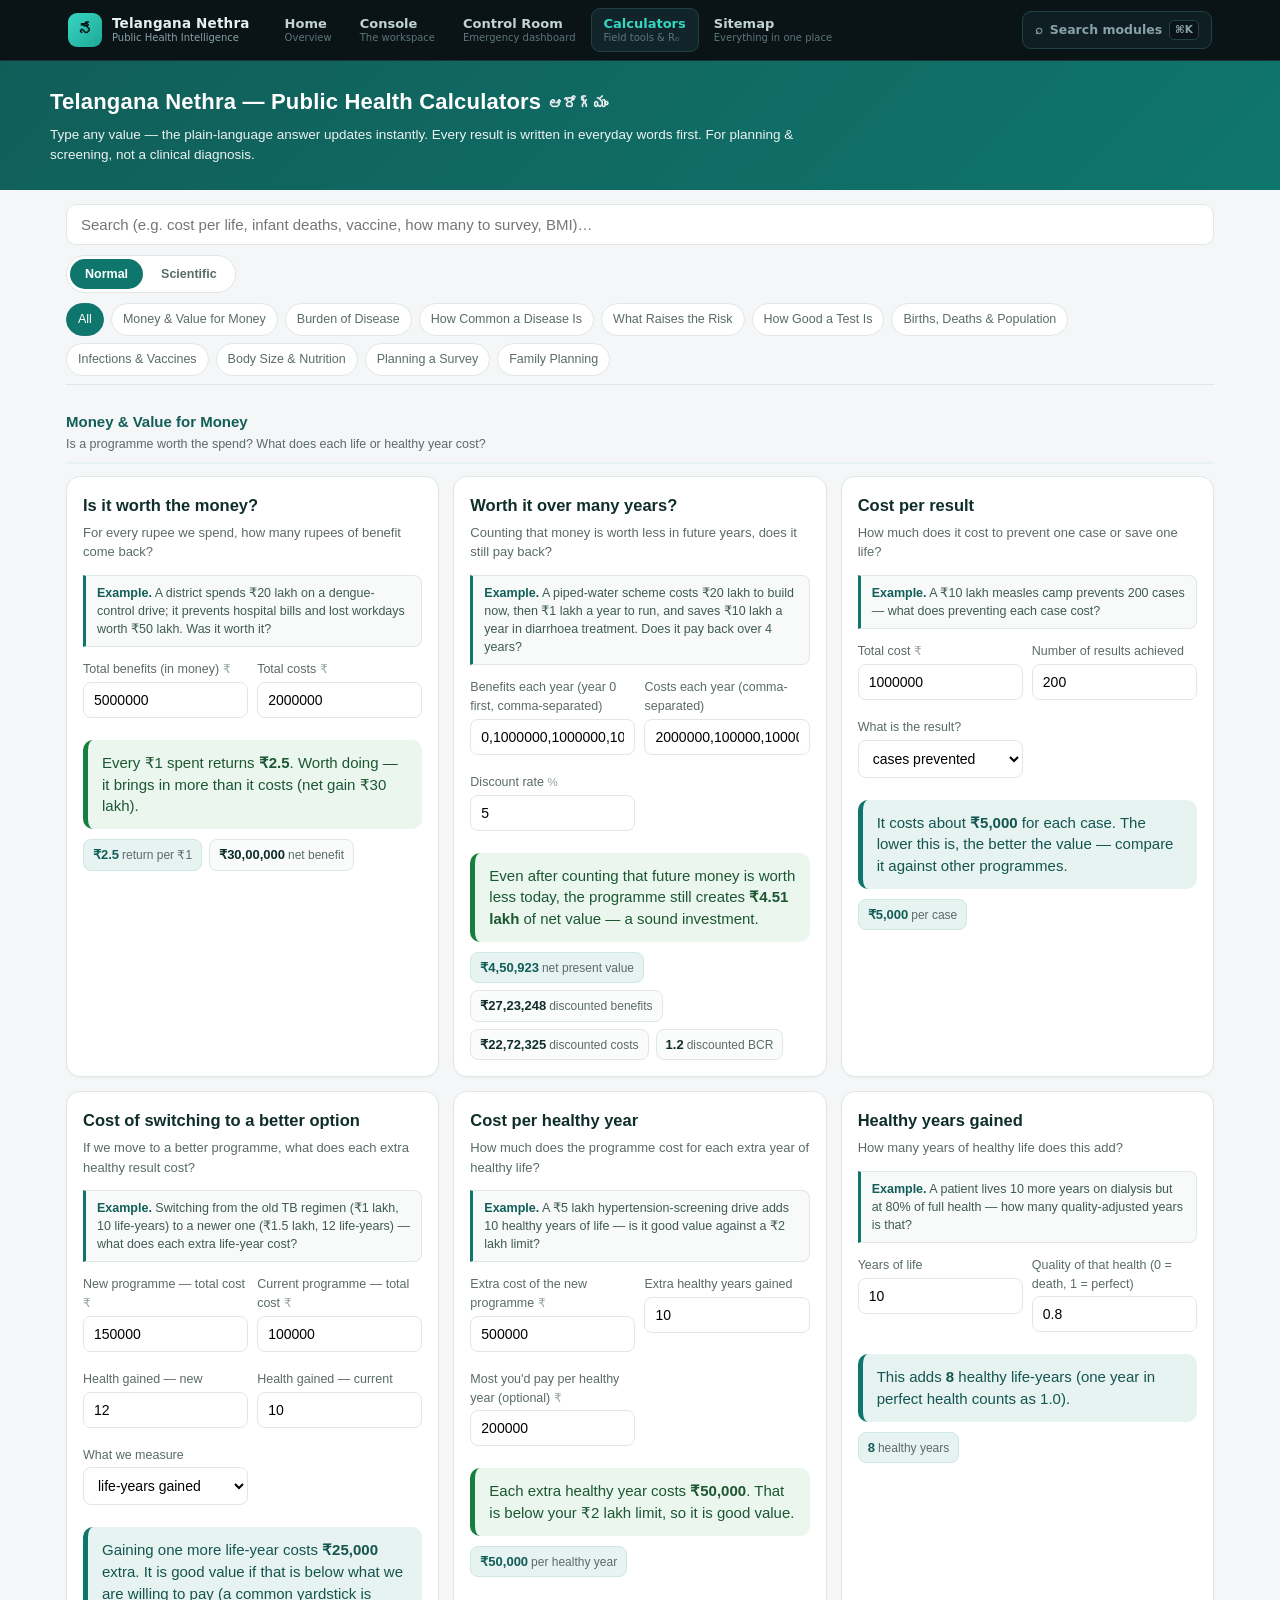
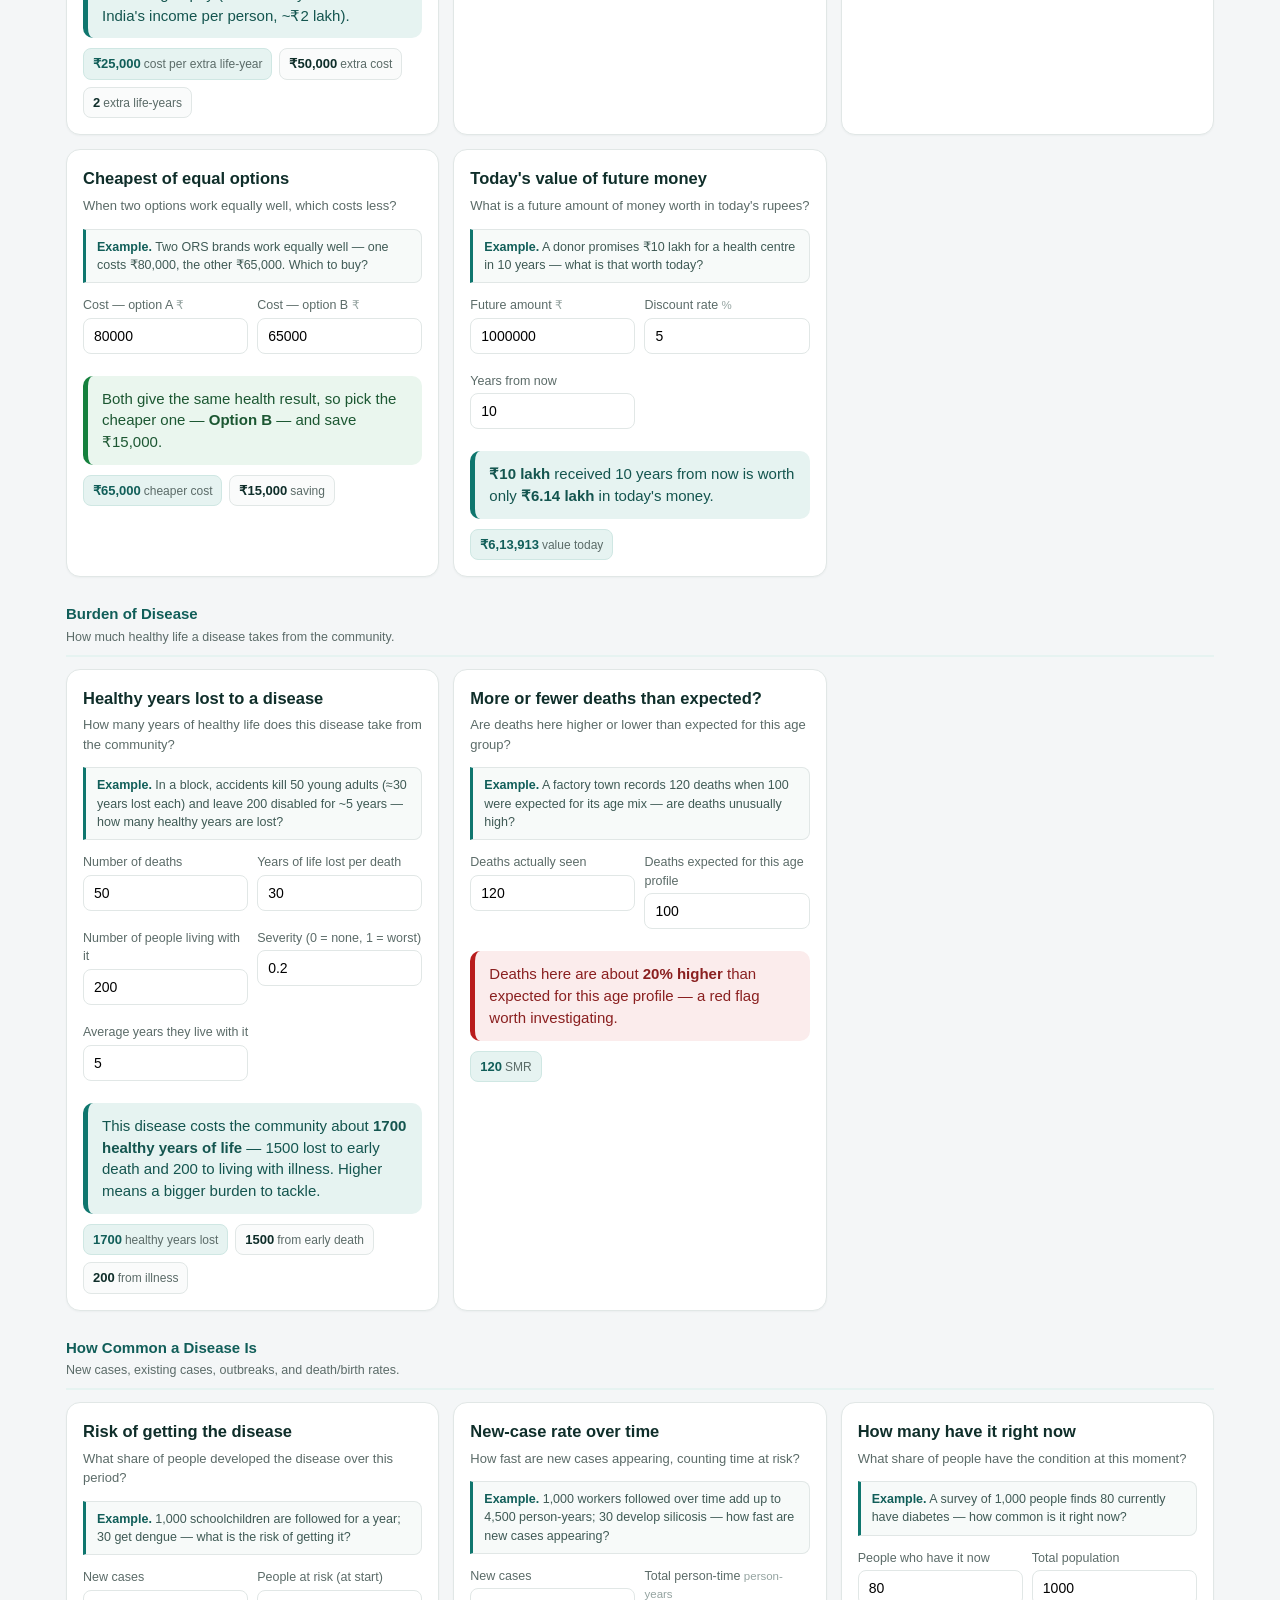
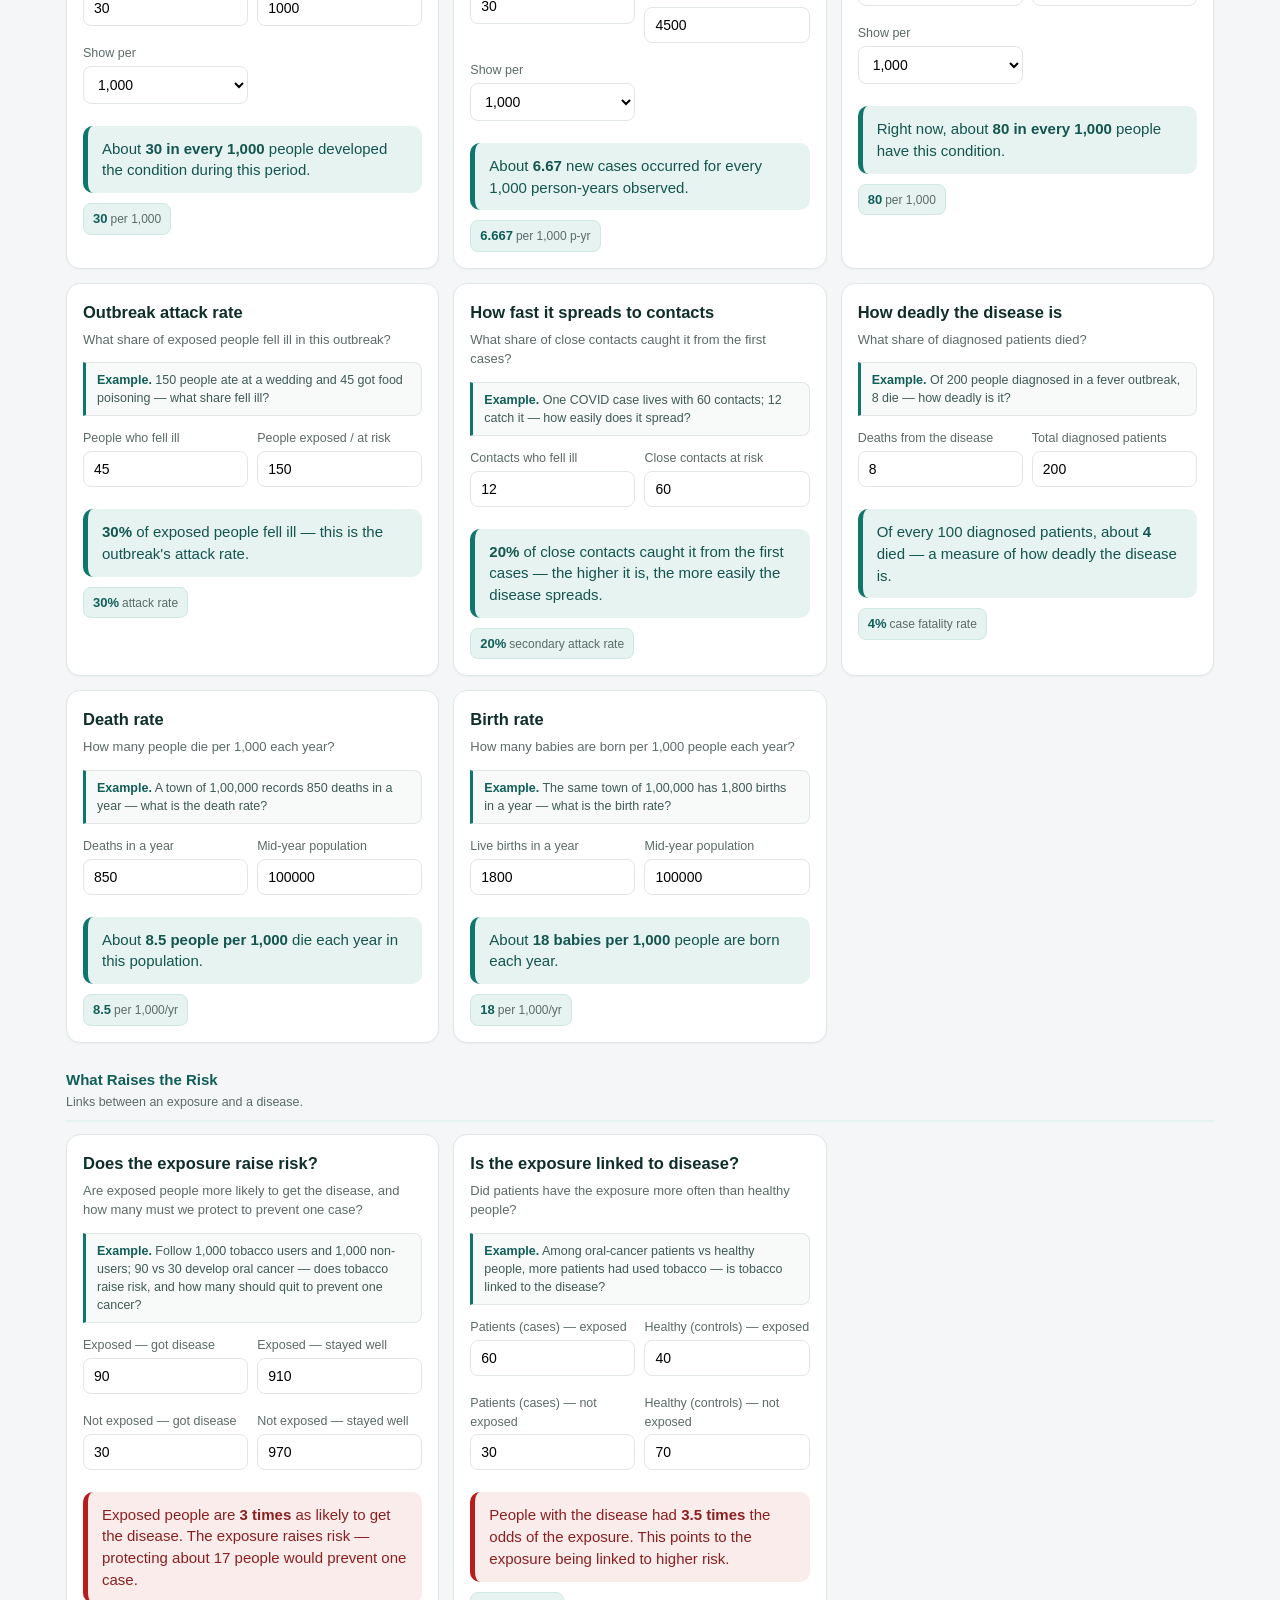
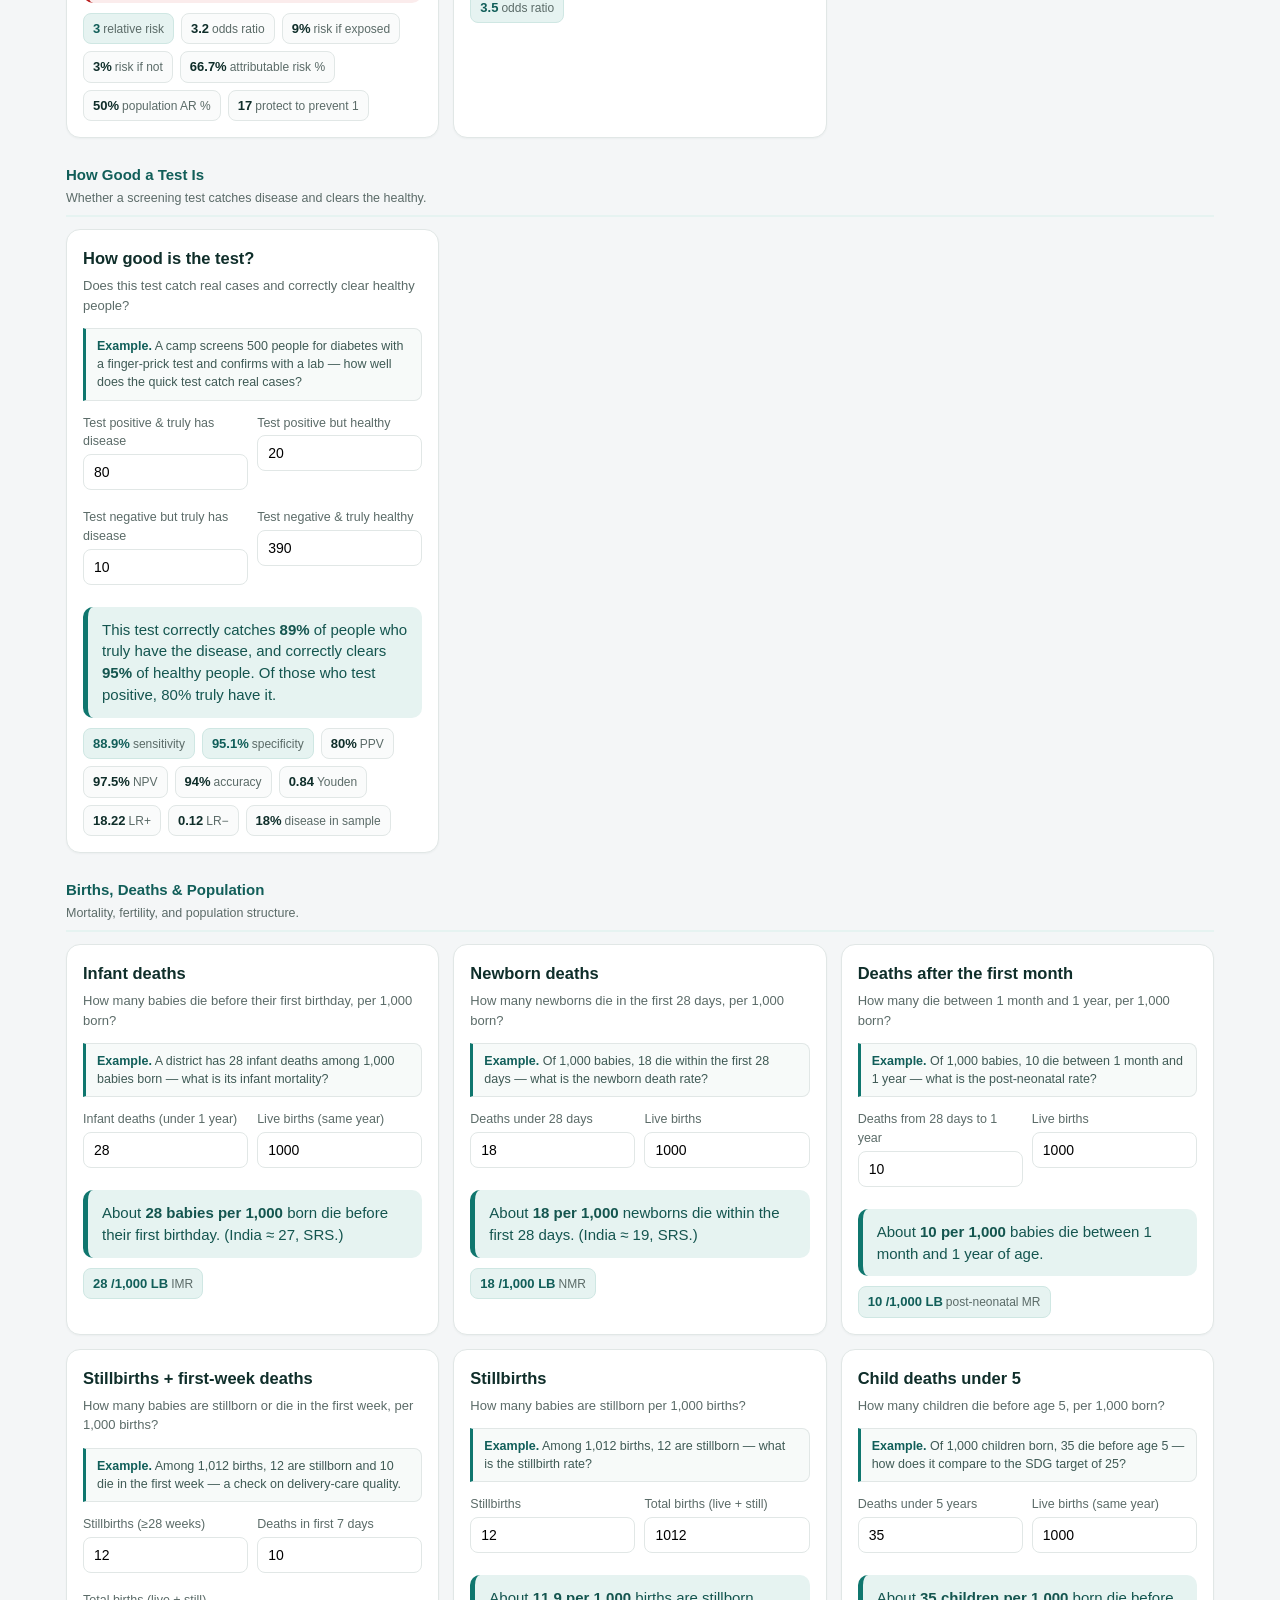
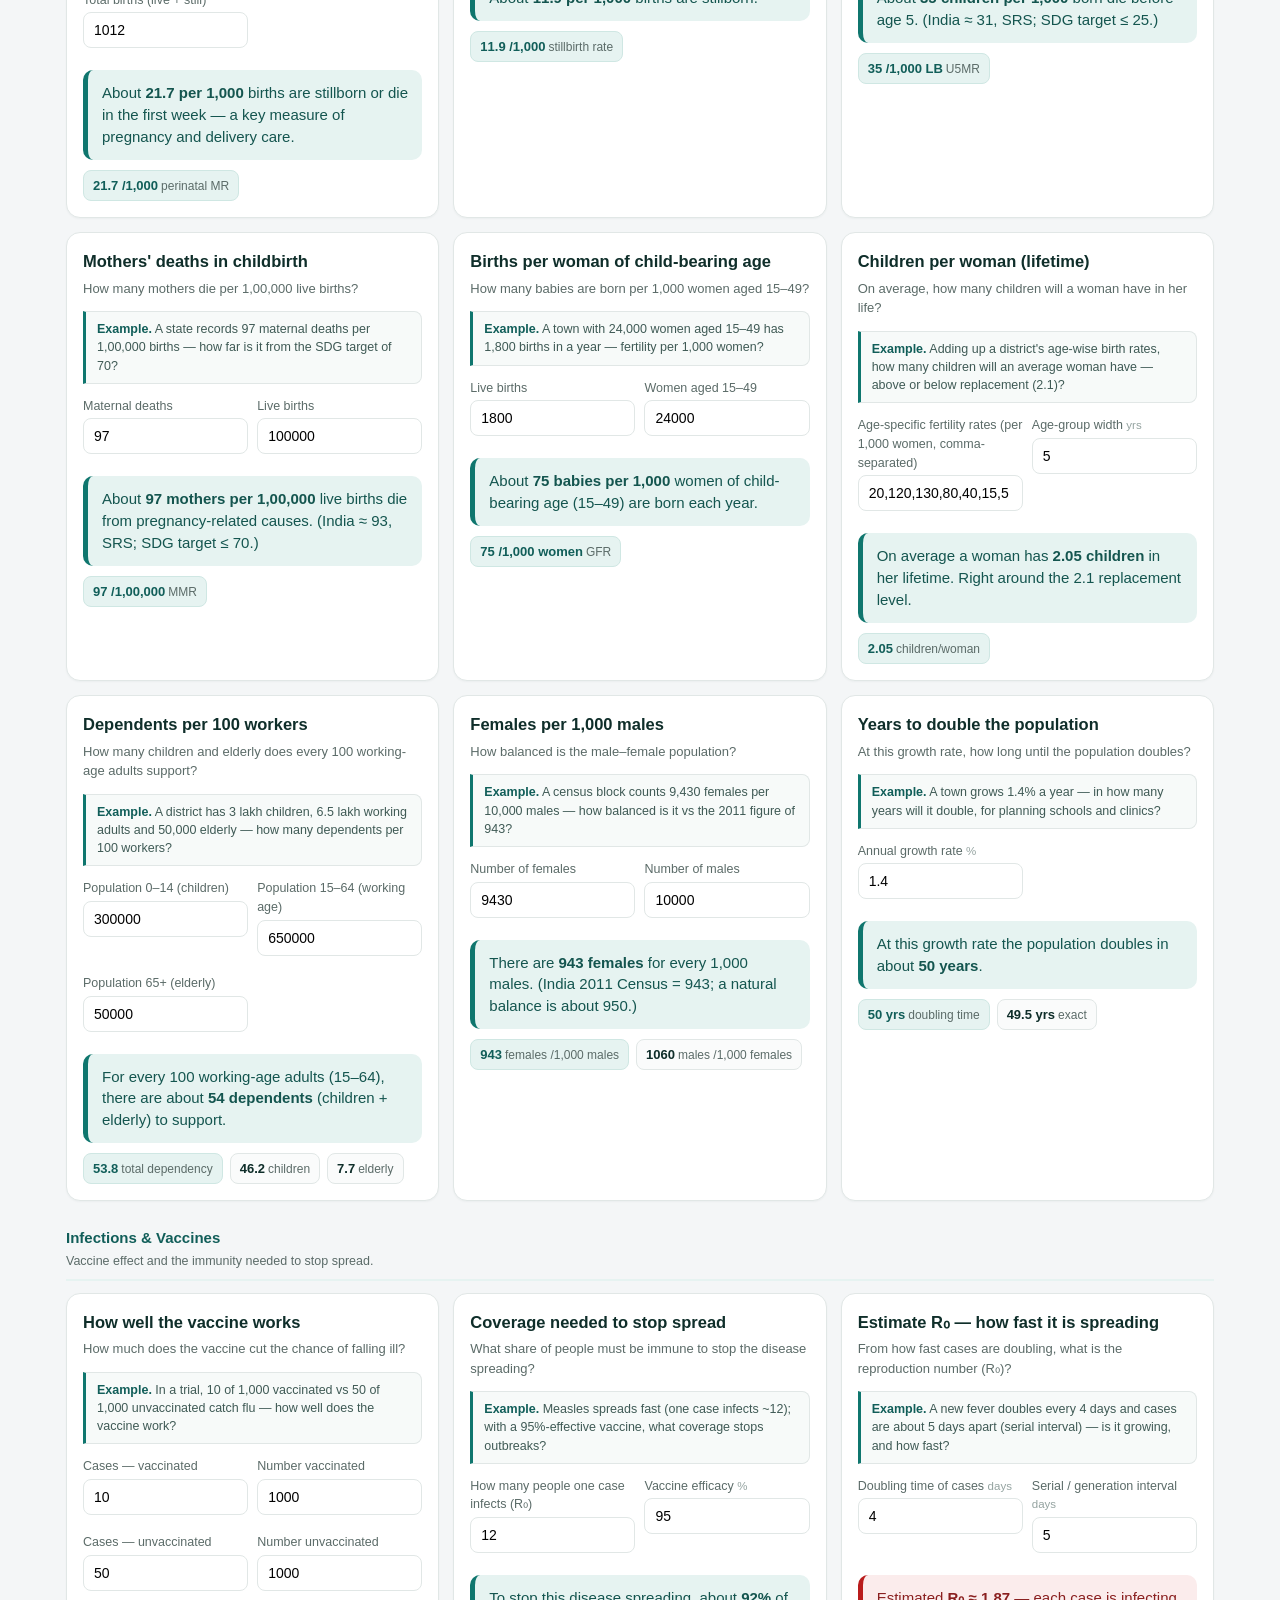
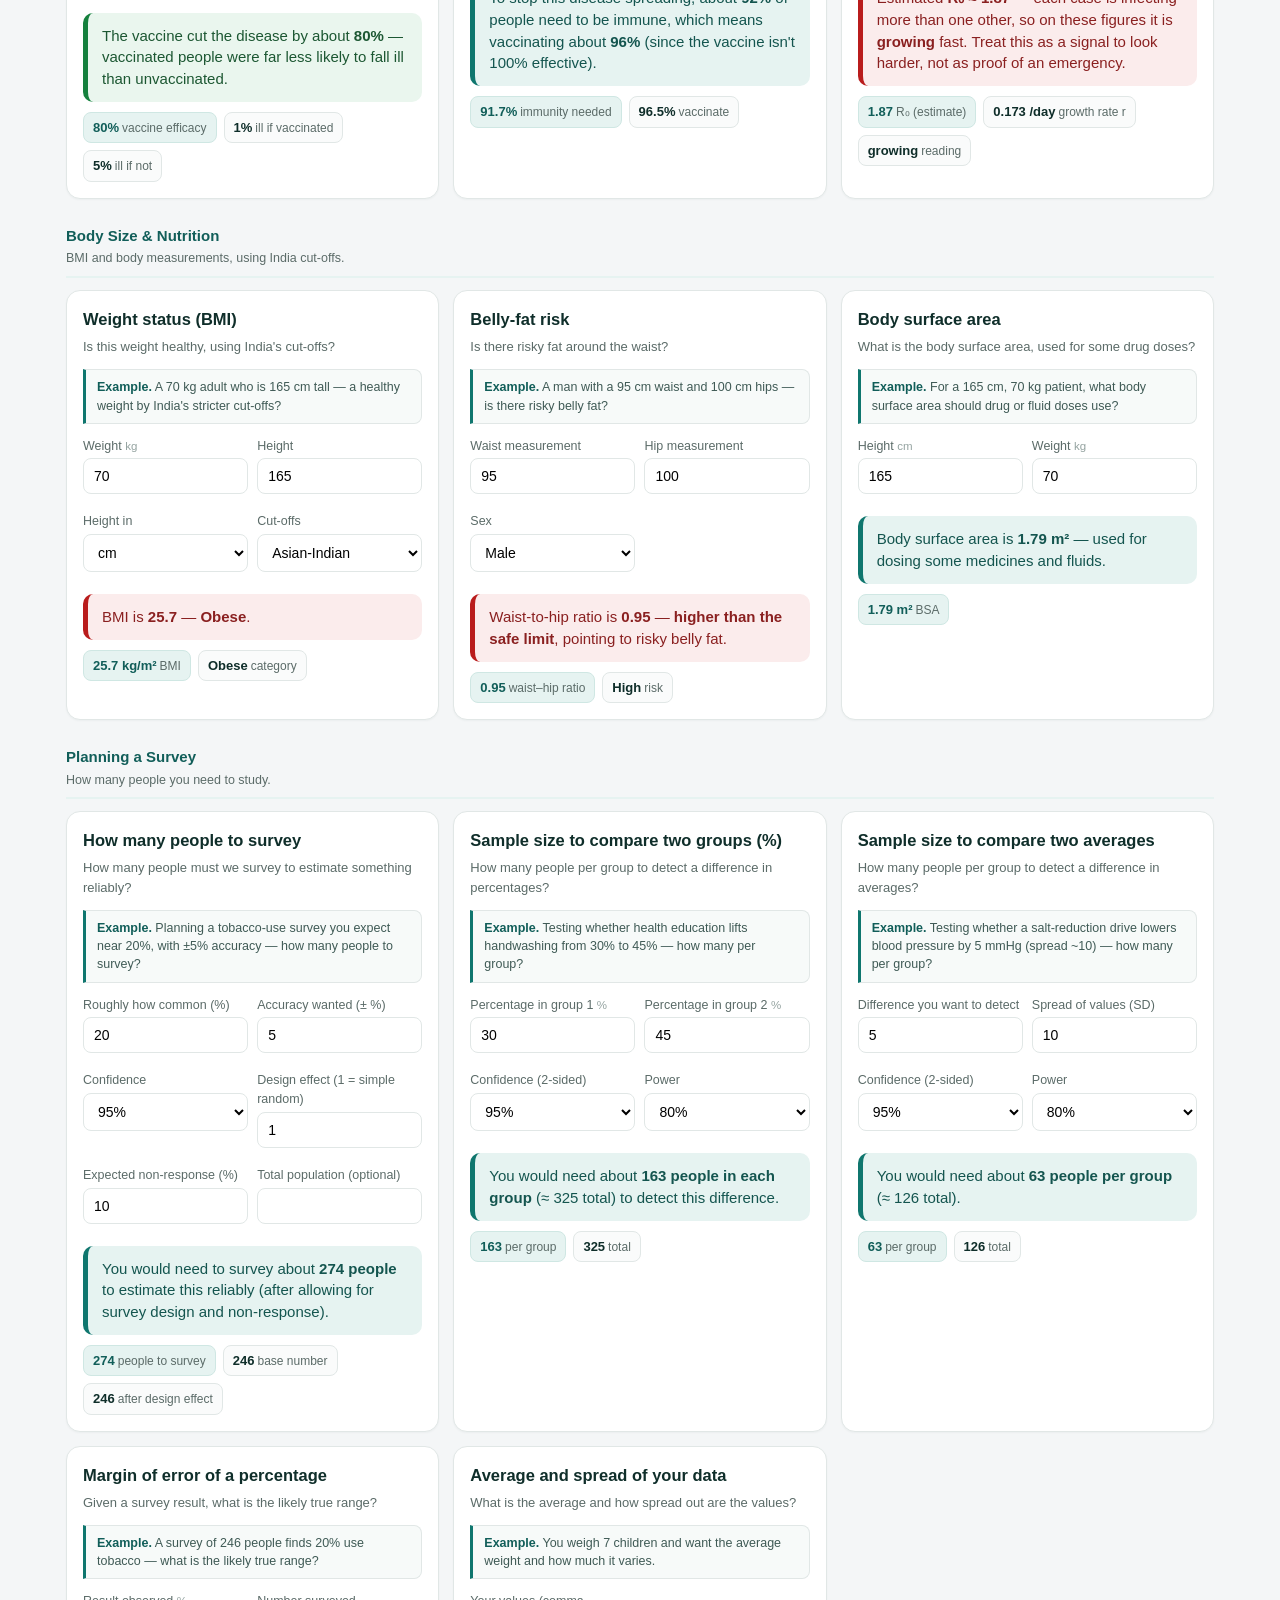
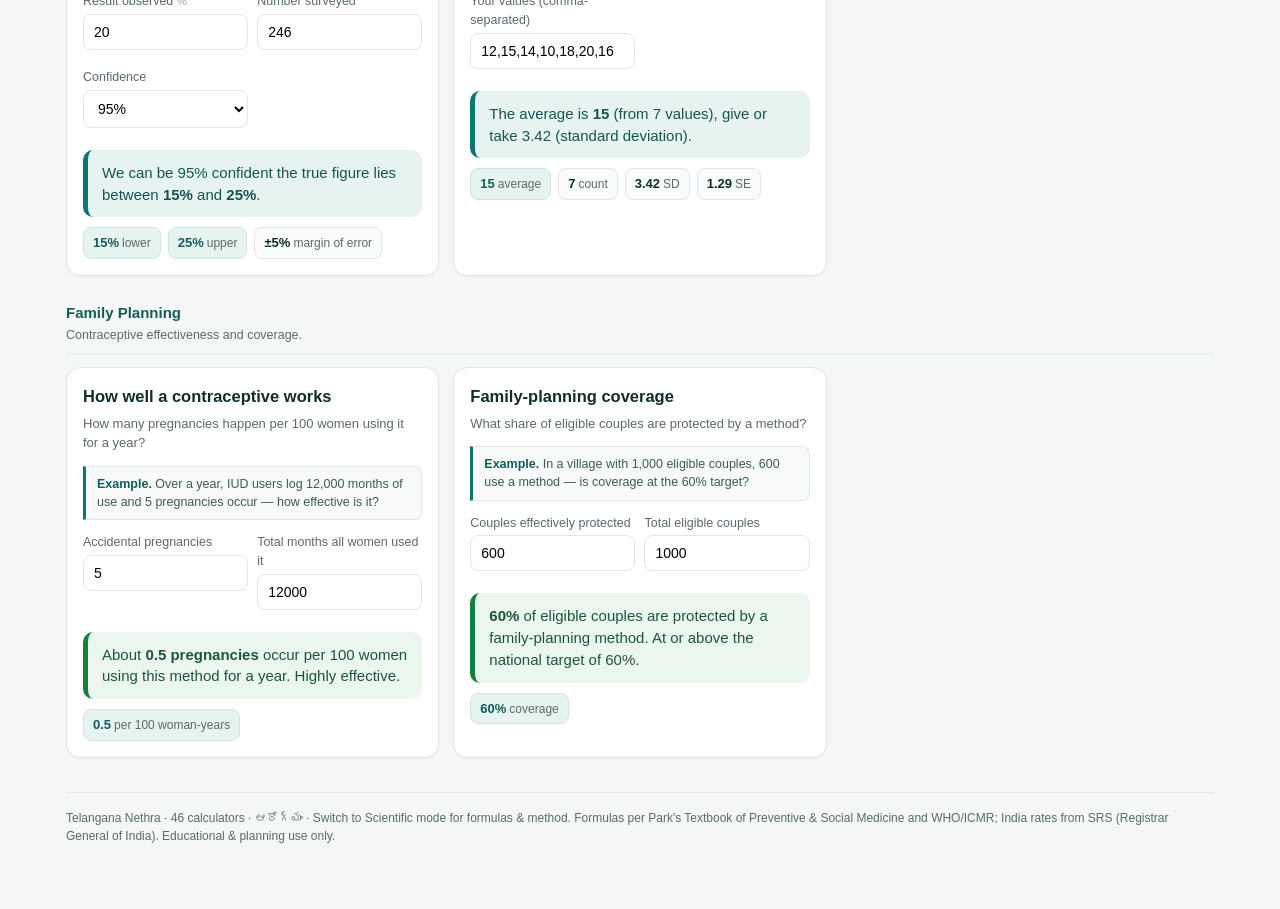
<file: Calculators.html>
<!DOCTYPE html>
<html lang="en">
<head>
<meta charset="UTF-8">
<meta name="viewport" content="width=device-width, initial-scale=1.0">
<title>Telangana Nethra — Public Health Calculators</title>
<style>
:root{
  --bg:#f4f6f7; --card:#ffffff; --ink:#0f2e2a; --muted:#5b6b68; --line:#e1e7e6;
  --teal:#0f766e; --teal-d:#115e59; --teal-l:#e6f3f1;
  --good:#15803d; --good-l:#eaf6ee; --bad:#b91c1c; --bad-l:#fbecec;
  --ok:#b45309; --ok-l:#fef3e2; --info:#0f766e; --info-l:#e6f3f1;
}
*{box-sizing:border-box}
body{margin:0;background:var(--bg);color:var(--ink);
  font-family:-apple-system,BlinkMacSystemFont,"Segoe UI",Roboto,Helvetica,Arial,sans-serif;
  font-size:15px;line-height:1.5}
.wrap{max-width:1180px;margin:0 auto;padding:0 16px 64px}
header{background:linear-gradient(135deg,var(--teal-d),var(--teal));color:#fff;padding:24px 16px}
header .h{max-width:1180px;margin:0 auto}
header h1{margin:0;font-size:22px;letter-spacing:.2px}
header .te{font-size:15px;opacity:.92;font-weight:600}
header p{margin:7px 0 0;opacity:.92;font-size:13.5px;max-width:780px}
.chiprow{display:flex;flex-wrap:wrap;align-items:center;gap:10px;margin-top:10px}
.chiprow .chips{margin-top:0}
.seg{display:inline-flex;background:#fff;border:1px solid var(--line);border-radius:999px;padding:3px;gap:3px;flex:none}
.seg button{border:0;background:transparent;color:var(--muted);font:inherit;font-size:12.5px;font-weight:700;
  padding:6px 15px;border-radius:999px;cursor:pointer}
.seg button.on{background:var(--teal);color:#fff}
.controls{position:sticky;top:0;z-index:5;background:var(--bg);padding:14px 0 8px;border-bottom:1px solid var(--line)}
#search{width:100%;padding:11px 14px;border:1px solid var(--line);border-radius:10px;font-size:15px;background:#fff}
#search:focus{outline:none;border-color:var(--teal)}
.chips{display:flex;flex-wrap:wrap;gap:7px;margin-top:10px}
.chip{padding:6px 11px;border:1px solid var(--line);background:#fff;border-radius:999px;font-size:12.5px;
  color:var(--muted);cursor:pointer;white-space:nowrap}
.chip.on{background:var(--teal);color:#fff;border-color:var(--teal)}
.sec{margin-top:26px}
.sec h2{font-size:15px;color:var(--teal-d);margin:0 0 2px}
.sec .secd{font-size:12.5px;color:var(--muted);margin:0 0 12px;padding-bottom:8px;border-bottom:2px solid var(--teal-l)}
.cards{display:grid;grid-template-columns:repeat(auto-fill,minmax(340px,1fr));gap:14px}
.card{background:var(--card);border:1px solid var(--line);border-radius:14px;padding:16px;
  box-shadow:0 1px 2px rgba(15,46,42,.04);display:flex;flex-direction:column}
.cn{display:flex;align-items:baseline;gap:8px;flex-wrap:wrap}
.card h3{margin:0;font-size:16.5px;font-weight:700}
.tag{font-size:11px;color:var(--muted);background:#f0f4f3;border:1px solid var(--line);
  border-radius:6px;padding:2px 7px;white-space:nowrap}
.q{color:var(--muted);font-size:13px;margin:5px 0 13px}
.fld{display:block;margin-bottom:9px}
.fld>span{display:block;font-size:12.5px;color:var(--muted);margin-bottom:3px}
.fld em{font-style:normal;color:#94a3a0;font-size:11.5px}
.fld input,.fld select{width:100%;padding:9px 10px;border:1px solid var(--line);border-radius:8px;
  font-size:14px;background:#fff;font-variant-numeric:tabular-nums}
.fld input:focus,.fld select:focus{outline:none;border-color:var(--teal)}
.two{display:grid;grid-template-columns:1fr 1fr;gap:9px}
.out{margin-top:13px}
.verdict{font-size:15px;line-height:1.45;border-radius:10px;padding:12px 14px;border-left:5px solid}
.verdict b{font-weight:700}
.v-good{background:var(--good-l);border-color:var(--good);color:#1c5732}
.v-bad{background:var(--bad-l);border-color:var(--bad);color:#8a2020}
.v-ok{background:var(--ok-l);border-color:var(--ok);color:#7a4209}
.v-info{background:var(--info-l);border-color:var(--info);color:#14554f}
.nums{display:flex;flex-wrap:wrap;gap:7px;margin-top:10px}
.num{font-size:12px;color:var(--muted);background:#fafbfb;border:1px solid var(--line);
  border-radius:8px;padding:5px 9px;font-variant-numeric:tabular-nums}
.num b{color:var(--ink);font-weight:700;font-size:13px;margin-right:3px}
.num.key{background:var(--teal-l);border-color:#cfe7e3}
.num.key b{color:var(--teal-d)}
.more{margin-top:12px;border-top:1px dashed var(--line);padding-top:9px}
.more summary{cursor:pointer;font-size:12.5px;color:var(--teal-d);font-weight:600;list-style:none}
.more summary::-webkit-details-marker{display:none}
.more summary:before{content:"▸ ";font-size:11px}
.more[open] summary:before{content:"▾ "}
.fbody{margin-top:8px;background:#fbfaf6;border:1px dashed #e4ddc9;border-radius:8px;padding:9px 11px;
  font-size:12px;color:#6b5e3a;font-family:"SFMono-Regular",ui-monospace,Menlo,Consolas,monospace;line-height:1.55}
.fbody b{color:#b45309;font-weight:700;margin-right:4px}
.fbody .m{display:block;margin-top:7px;font-family:inherit;color:var(--muted);font-size:11.5px}
.empty{text-align:center;color:var(--muted);padding:40px 0}
footer{margin-top:34px;padding-top:16px;border-top:1px solid var(--line);font-size:12px;color:var(--muted)}
.ex{background:#f7faf9;border:1px solid var(--line);border-left:3px solid var(--teal);
  border-radius:0 8px 8px 0;padding:8px 11px;font-size:12.5px;color:#3f5a55;margin:0 0 13px;line-height:1.45}
.ex b{color:var(--teal-d);font-weight:700}
/* default = Normal view: hide technical tags + formulas; show only in Scientific (body.sci) */
.tag{display:none}
.more{display:none}
body.sci .tag{display:inline-block}
body.sci .more{display:block}
@media(max-width:560px){.cards{grid-template-columns:1fr}.two{grid-template-columns:1fr 1fr}}
/* ===== unified global navigation (identical on every page) ===== */
.gnav{position:sticky;top:0;z-index:200;background:#0A1416;border-bottom:1px solid #1A3138;font-family:ui-sans-serif,system-ui,-apple-system,"Segoe UI",Roboto,Helvetica,Arial,sans-serif;-webkit-font-smoothing:antialiased}
.gnav *{box-sizing:border-box}
.gnav-in{max-width:1180px;margin:0 auto;display:flex;align-items:center;gap:14px;height:60px;padding:0 18px}
.gnav-brand{display:flex;align-items:center;gap:10px;text-decoration:none;flex:none}
.gnav-seal{width:34px;height:34px;border-radius:9px;display:flex;align-items:center;justify-content:center;font-weight:700;color:#0A1416;background:linear-gradient(135deg,#36D6C2,#1fa896);font-size:15px;flex:none}
.gnav-wm{display:flex;flex-direction:column;line-height:1.18}
.gnav-wm b{color:#E8F1F2;font-size:13.5px;letter-spacing:.2px;font-weight:700}
.gnav-wm>span{color:#88A2AA;font-size:10px}
.gnav-links{display:flex;align-items:center;gap:2px;margin-left:8px;overflow-x:auto;scrollbar-width:none}
.gnav-links::-webkit-scrollbar{display:none}
.gnav-link{display:flex;flex-direction:column;text-decoration:none;padding:7px 12px;border-radius:9px;white-space:nowrap;line-height:1.2;border:1px solid transparent}
.gnav-link b{color:#C2D2D5;font-size:13px;font-weight:600}
.gnav-link>span{color:#5C757D;font-size:10px}
.gnav-link:hover{background:#11242a}
.gnav-link:hover b{color:#E8F1F2}
.gnav-link.on{background:#11242a;border-color:#234047}
.gnav-link.on b{color:#36D6C2}
.gnav-search{margin-left:auto;display:flex;align-items:center;gap:7px;flex:none;text-decoration:none;background:#0F1E22;border:1px solid #234047;color:#88A2AA;font-size:12.5px;font-weight:600;padding:8px 12px;border-radius:9px;white-space:nowrap}
.gnav-search:hover{border-color:#36D6C2;color:#E8F1F2}
.gnav-search kbd{background:#0A1416;border:1px solid #234047;border-radius:5px;padding:1px 5px;font-size:10.5px;color:#88A2AA;font-family:inherit}
@media(max-width:860px){.gnav-wm,.gnav-link>span,.gnav-search>span{display:none}}
</style>
</head>
<body>
<nav class="gnav"><div class="gnav-in">
  <a class="gnav-brand" href="Home.html" title="Home">
    <span class="gnav-seal">నే</span>
    <span class="gnav-wm"><b>Telangana Nethra</b><span>Public Health Intelligence</span></span>
  </a>
  <div class="gnav-links">
    <a class="gnav-link" href="Home.html"><b>Home</b><span>Overview</span></a>
    <a class="gnav-link" href="index.html"><b>Console</b><span>The workspace</span></a>
    <a class="gnav-link" href="ControlRoom.html"><b>Control Room</b><span>Emergency dashboard</span></a>
    <a class="gnav-link on" href="Calculators.html"><b>Calculators</b><span>Field tools &amp; R₀</span></a>
    <a class="gnav-link" href="Sitemap.html"><b>Sitemap</b><span>Everything in one place</span></a>
  </div>
  <a class="gnav-search" href="index.html#search">⌕ <span>Search modules</span> <kbd>⌘K</kbd></a>
</div></nav>
<header><div class="h">
  <h1>Telangana Nethra — Public Health Calculators <span class="te">ఆరోగ్యం</span></h1>
  <p>Type any value — the plain-language answer updates instantly. Every result is written in everyday words first. For planning &amp; screening, not a clinical diagnosis.</p>
</div></header>

<div class="wrap">
  <div class="controls">
    <input id="search" type="text" placeholder="Search (e.g. cost per life, infant deaths, vaccine, how many to survey, BMI)…">
    <div class="chiprow">
      <div class="seg" id="seg">
        <button class="on" data-mode="normal">Normal</button>
        <button data-mode="sci">Scientific</button>
      </div>
      <div class="chips" id="chips"></div>
    </div>
  </div>
  <div id="app"></div>
  <footer id="foot"></footer>
</div>

<script>
/* ---------- helpers ---------- */
function num(x){var f=parseFloat(x);return isFinite(f)?f:NaN;}
function fmt(x,d){if(!isFinite(x))return '—';d=(d===undefined)?2:d;var m=Math.pow(10,d);
  return (Math.round(x*m)/m).toString();}
function ceil(x){return isFinite(x)?Math.ceil(x):'—';}
function list(s){return (s||'').split(/[,\s]+/).map(parseFloat).filter(function(x){return isFinite(x);});}
function inr(x){ if(!isFinite(x))return '—'; var neg=x<0; x=Math.abs(x);
  var s=Math.round(x).toString(); var l3=s.slice(-3), rest=s.slice(0,-3);
  if(rest)l3=','+l3; rest=rest.replace(/\B(?=(\d{2})+(?!\d))/g,','); return (neg?'−':'')+'₹'+rest+l3; }
function inrW(x){ if(!isFinite(x))return '—'; var neg=x<0; x=Math.abs(x); var s;
  if(x>=1e7)s='₹'+fmt(x/1e7,2)+' crore'; else if(x>=1e5)s='₹'+fmt(x/1e5,2)+' lakh'; else s=inr(x);
  return (neg?'−':'')+s; }
var SING={"cases prevented":"case","deaths averted":"death","life-years gained":"life-year",
  "DALYs averted":"DALY","disability days averted":"disability day"};
function sing(u){return SING[u]||u;}
var Z={"90":1.645,"95":1.96,"99":2.576}, ZB={"80":0.8416,"90":1.2816};
var CONF=[{v:"90",label:"90%"},{v:"95",label:"95%"},{v:"99",label:"99%"}];
var POW=[{v:"80",label:"80%"},{v:"90",label:"90%"}];
var EFFU=[{v:"cases prevented",label:"cases prevented"},{v:"deaths averted",label:"deaths averted"},
  {v:"life-years gained",label:"life-years gained"},{v:"DALYs averted",label:"DALYs averted"},
  {v:"disability days averted",label:"disability days averted"}];

/* ---------- category meta (plain titles + descriptions) ---------- */
var CATMETA={
 "Health Economics":{t:"Money &amp; Value for Money",d:"Is a programme worth the spend? What does each life or healthy year cost?"},
 "Disease Burden":{t:"Burden of Disease",d:"How much healthy life a disease takes from the community."},
 "Epidemiology — Frequency":{t:"How Common a Disease Is",d:"New cases, existing cases, outbreaks, and death/birth rates."},
 "Epidemiology — Risk &amp; Association":{t:"What Raises the Risk",d:"Links between an exposure and a disease."},
 "Screening / Diagnostic Tests":{t:"How Good a Test Is",d:"Whether a screening test catches disease and clears the healthy."},
 "Vital Statistics &amp; Demography":{t:"Births, Deaths &amp; Population",d:"Mortality, fertility, and population structure."},
 "Communicable Disease &amp; Immunization":{t:"Infections &amp; Vaccines",d:"Vaccine effect and the immunity needed to stop spread."},
 "Nutrition &amp; Anthropometry":{t:"Body Size &amp; Nutrition",d:"BMI and body measurements, using India cut-offs."},
 "Biostatistics &amp; Sample Size":{t:"Planning a Survey",d:"How many people you need to study."},
 "Family Planning":{t:"Family Planning",d:"Contraceptive effectiveness and coverage."}
};

/* ---------- calculators (arithmetic verified; output in plain words) ---------- */
var CALCS=[
/* ===== HEALTH ECONOMICS ===== */
{id:"cba",cat:"Health Economics",plain:"Is it worth the money?",tag:"BCR",
 q:"For every rupee we spend, how many rupees of benefit come back?",
 ex:"A district spends ₹20 lakh on a dengue-control drive; it prevents hospital bills and lost workdays worth ₹50 lakh. Was it worth it?",
 inputs:[{key:"b",label:"Total benefits (in money)",unit:"₹",default:5000000},{key:"c",label:"Total costs",unit:"₹",default:2000000}],
 formula:"Benefit–Cost Ratio = Total benefits ÷ Total costs ;  Net benefit = Benefits − Costs",
 compute:function(v){var b=num(v.b),c=num(v.c),bcr=b/c,net=b-c;
   var lv=bcr>1?"good":bcr<1?"bad":"ok";
   var t="Every ₹1 spent returns <b>₹"+fmt(bcr,2)+"</b>. "+(bcr>1?"Worth doing — it brings in more than it costs (net gain "+inrW(net)+").":bcr<1?"Not worth it on these numbers — it returns less than the ₹1 spent (net loss "+inrW(-net)+").":"It only breaks even.");
   return{verdict:{t:t,lv:lv},results:[{label:"return per ₹1",value:"₹"+fmt(bcr,2),key:true},{label:"net benefit",value:inr(net)}]};}},

{id:"npv",cat:"Health Economics",plain:"Worth it over many years?",tag:"NPV",
 q:"Counting that money is worth less in future years, does it still pay back?",
 ex:"A piped-water scheme costs ₹20 lakh to build now, then ₹1 lakh a year to run, and saves ₹10 lakh a year in diarrhoea treatment. Does it pay back over 4 years?",
 inputs:[{key:"b",label:"Benefits each year (year 0 first, comma-separated)",type:"text",default:"0,1000000,1000000,1000000"},
   {key:"c",label:"Costs each year (comma-separated)",type:"text",default:"2000000,100000,100000,100000"},
   {key:"r",label:"Discount rate",unit:"%",default:5}],
 formula:"NPV = Σ (Bₜ − Cₜ)/(1+r)ᵗ ;  discounted BCR = ΣBₜ/(1+r)ᵗ ÷ ΣCₜ/(1+r)ᵗ   (t = year, starts 0)",
 method:"Future rupees are 'discounted' because money now is worth more than money later.",
 compute:function(v){var bA=list(v.b),cA=list(v.c),rr=num(v.r)/100,L=Math.max(bA.length,cA.length),dB=0,dC=0,t;
   for(t=0;t<L;t++){var f=Math.pow(1+rr,t);dB+=(bA[t]||0)/f;dC+=(cA[t]||0)/f;}
   var bcr=dB/dC,npv=dB-dC,lv=npv>0?"good":npv<0?"bad":"ok";
   var tx=npv>0?"Even after counting that future money is worth less today, the programme still creates <b>"+inrW(npv)+"</b> of net value — a sound investment.":npv<0?"After discounting, the programme loses <b>"+inrW(-npv)+"</b> — it does not pay back.":"It breaks even in today's money.";
   return{verdict:{t:tx,lv:lv},results:[{label:"net present value",value:inr(npv),key:true},{label:"discounted benefits",value:inr(dB)},{label:"discounted costs",value:inr(dC)},{label:"discounted BCR",value:fmt(bcr,2)}]};}},

{id:"cea",cat:"Health Economics",plain:"Cost per result",tag:"CEA",
 q:"How much does it cost to prevent one case or save one life?",
 ex:"A ₹10 lakh measles camp prevents 200 cases — what does preventing each case cost?",
 inputs:[{key:"c",label:"Total cost",unit:"₹",default:1000000},{key:"n",label:"Number of results achieved",default:200},
   {key:"u",label:"What is the result?",type:"select",options:EFFU,default:"cases prevented"}],
 formula:"Cost-effectiveness = Total cost ÷ Number of health results",
 compute:function(v){var c=num(v.c),n=num(v.n),cpe=c/n;
   return{verdict:{t:"It costs about <b>"+inrW(cpe)+"</b> for each "+sing(v.u)+". The lower this is, the better the value — compare it against other programmes.",lv:"info"},
     results:[{label:"per "+sing(v.u),value:inr(cpe),key:true}]};}},

{id:"icer",cat:"Health Economics",plain:"Cost of switching to a better option",tag:"ICER",
 q:"If we move to a better programme, what does each extra healthy result cost?",
 ex:"Switching from the old TB regimen (₹1 lakh, 10 life-years) to a newer one (₹1.5 lakh, 12 life-years) — what does each extra life-year cost?",
 inputs:[{key:"cn",label:"New programme — total cost",unit:"₹",default:150000},{key:"cc",label:"Current programme — total cost",unit:"₹",default:100000},
   {key:"en",label:"Health gained — new",default:12},{key:"ec",label:"Health gained — current",default:10},
   {key:"u",label:"What we measure",type:"select",options:EFFU,default:"life-years gained"}],
 formula:"ICER = (Costₙₑw − Cost𝒸ₒₘₚ) ÷ (Effectₙₑw − Effect𝒸ₒₘₚ) = extra cost ÷ extra effect",
 method:"A common yardstick is India's income per person (~₹2 lakh): a cost below this is widely seen as good value.",
 compute:function(v){var dC=num(v.cn)-num(v.cc),dE=num(v.en)-num(v.ec),icer=dC/dE,lv,t;
   if(dC<0&&dE>0){lv="good";t="The new programme is <b>both cheaper and more effective</b> — adopt it: it saves money and improves health.";}
   else if(dC>0&&dE<0){lv="bad";t="The new programme <b>costs more and works worse</b> — reject it.";}
   else if(dE===0){lv="ok";t="Both options give the same health result — decide on cost alone.";}
   else{lv="info";t="Gaining one more "+sing(v.u)+" costs <b>"+inrW(icer)+"</b> extra. It is good value if that is below what we are willing to pay (a common yardstick is India's income per person, ~₹2 lakh).";}
   return{verdict:{t:t,lv:lv},results:[{label:"cost per extra "+sing(v.u),value:inr(icer),key:true},{label:"extra cost",value:inr(dC)},{label:"extra "+sing(v.u)+"s",value:fmt(dE,2)}]};}},

{id:"cua",cat:"Health Economics",plain:"Cost per healthy year",tag:"CUA · ₹/QALY",
 q:"How much does the programme cost for each extra year of healthy life?",
 ex:"A ₹5 lakh hypertension-screening drive adds 10 healthy years of life — is it good value against a ₹2 lakh limit?",
 inputs:[{key:"c",label:"Extra cost of the new programme",unit:"₹",default:500000},{key:"q",label:"Extra healthy years gained",default:10},
   {key:"t",label:"Most you'd pay per healthy year (optional)",unit:"₹",default:200000}],
 formula:"Cost-utility = Extra cost ÷ Healthy years gained (QALYs)",
 compute:function(v){var c=num(v.c),q=num(v.q),cpq=c/q,t=num(v.t),lv,tx;
   if(isFinite(t)){lv=cpq<=t?"good":"bad";tx="Each extra healthy year costs <b>"+inrW(cpq)+"</b>. That is "+(cpq<=t?"below":"above")+" your "+inrW(t)+" limit, so it is "+(cpq<=t?"good value.":"not good value at that limit.");}
   else{lv="info";tx="Each extra healthy year costs <b>"+inrW(cpq)+"</b>. Many systems treat this as good value if it is under roughly one year's income per person (~₹2 lakh in India).";}
   return{verdict:{t:tx,lv:lv},results:[{label:"per healthy year",value:inr(cpq),key:true}]};}},

{id:"qaly",cat:"Health Economics",plain:"Healthy years gained",tag:"QALY",
 q:"How many years of healthy life does this add?",
 ex:"A patient lives 10 more years on dialysis but at 80% of full health — how many quality-adjusted years is that?",
 inputs:[{key:"y",label:"Years of life",default:10},{key:"u",label:"Quality of that health (0 = death, 1 = perfect)",default:0.8,step:"0.01"}],
 formula:"QALY = Years of life × Quality weight   (0 = death, 1 = perfect health)",
 compute:function(v){var q=num(v.y)*num(v.u);
   return{verdict:{t:"This adds <b>"+fmt(q,2)+"</b> healthy life-years (one year in perfect health counts as 1.0).",lv:"info"},results:[{label:"healthy years",value:fmt(q,2),key:true}]};}},

{id:"cma",cat:"Health Economics",plain:"Cheapest of equal options",tag:"CMA",
 q:"When two options work equally well, which costs less?",
 ex:"Two ORS brands work equally well — one costs ₹80,000, the other ₹65,000. Which to buy?",
 inputs:[{key:"a",label:"Cost — option A",unit:"₹",default:80000},{key:"b",label:"Cost — option B",unit:"₹",default:65000}],
 formula:"Cost-minimization: outcomes assumed equal → choose the lower cost. (Only valid if effectiveness is proven equal.)",
 compute:function(v){var a=num(v.a),b=num(v.b),lo=Math.min(a,b),save=Math.abs(a-b);
   var tx=a===b?"Both options cost the same.":"Both give the same health result, so pick the cheaper one — <b>"+(a<b?"Option A":"Option B")+"</b> — and save "+inrW(save)+".";
   return{verdict:{t:tx,lv:a===b?"ok":"good"},results:[{label:"cheaper cost",value:inr(lo),key:true},{label:"saving",value:inr(save)}]};}},

{id:"pv",cat:"Health Economics",plain:"Today's value of future money",tag:"Present Value",
 q:"What is a future amount of money worth in today's rupees?",
 ex:"A donor promises ₹10 lakh for a health centre in 10 years — what is that worth today?",
 inputs:[{key:"fv",label:"Future amount",unit:"₹",default:1000000},{key:"r",label:"Discount rate",unit:"%",default:5},{key:"n",label:"Years from now",default:10}],
 formula:"Present Value = Future value ÷ (1 + r)ⁿ",
 compute:function(v){var pv=num(v.fv)/Math.pow(1+num(v.r)/100,num(v.n));
   return{verdict:{t:"<b>"+inrW(num(v.fv))+"</b> received "+v.n+" years from now is worth only <b>"+inrW(pv)+"</b> in today's money.",lv:"info"},results:[{label:"value today",value:inr(pv),key:true}]};}},

/* ===== DISEASE BURDEN ===== */
{id:"daly",cat:"Disease Burden",plain:"Healthy years lost to a disease",tag:"DALY",
 q:"How many years of healthy life does this disease take from the community?",
 ex:"In a block, accidents kill 50 young adults (≈30 years lost each) and leave 200 disabled for ~5 years — how many healthy years are lost?",
 inputs:[{key:"d",label:"Number of deaths",default:50},{key:"le",label:"Years of life lost per death",default:30},
   {key:"n",label:"Number of people living with it",default:200},{key:"dw",label:"Severity (0 = none, 1 = worst)",default:0.2,step:"0.01"},{key:"dur",label:"Average years they live with it",default:5}],
 formula:"DALY = YLL + YLD ;  YLL = deaths × years lost ;  YLD = cases × severity × years",
 compute:function(v){var yll=num(v.d)*num(v.le),yld=num(v.n)*num(v.dw)*num(v.dur),daly=yll+yld;
   return{verdict:{t:"This disease costs the community about <b>"+fmt(daly,0)+" healthy years of life</b> — "+fmt(yll,0)+" lost to early death and "+fmt(yld,0)+" to living with illness. Higher means a bigger burden to tackle.",lv:"info"},
     results:[{label:"healthy years lost",value:fmt(daly,0),key:true},{label:"from early death",value:fmt(yll,0)},{label:"from illness",value:fmt(yld,0)}]};}},

{id:"smr",cat:"Disease Burden",plain:"More or fewer deaths than expected?",tag:"SMR",
 q:"Are deaths here higher or lower than expected for this age group?",
 ex:"A factory town records 120 deaths when 100 were expected for its age mix — are deaths unusually high?",
 inputs:[{key:"o",label:"Deaths actually seen",default:120},{key:"e",label:"Deaths expected for this age profile",default:100}],
 formula:"SMR = (Observed deaths ÷ Expected deaths) × 100",
 compute:function(v){var smr=num(v.o)/num(v.e)*100,lv=smr>100?"bad":smr<100?"good":"ok";
   var tx=smr>100?"Deaths here are about <b>"+fmt(smr-100,0)+"% higher</b> than expected for this age profile — a red flag worth investigating.":smr<100?"Deaths here are about <b>"+fmt(100-smr,0)+"% lower</b> than expected for this age profile — better than average.":"Deaths are exactly as expected.";
   return{verdict:{t:tx,lv:lv},results:[{label:"SMR",value:fmt(smr,1),key:true}]};}},

/* ===== EPIDEMIOLOGY — FREQUENCY ===== */
{id:"cuminc",cat:"Epidemiology — Frequency",plain:"Risk of getting the disease",tag:"Cumulative incidence",
 q:"What share of people developed the disease over this period?",
 ex:"1,000 schoolchildren are followed for a year; 30 get dengue — what is the risk of getting it?",
 inputs:[{key:"c",label:"New cases",default:30},{key:"p",label:"People at risk (at start)",default:1000},
   {key:"per",label:"Show per",type:"select",options:[{v:100,label:"100"},{v:1000,label:"1,000"},{v:100000,label:"100,000"}],default:1000}],
 formula:"Cumulative incidence = New cases ÷ People at risk × per N",
 compute:function(v){var x=num(v.c)/num(v.p)*num(v.per);
   return{verdict:{t:"About <b>"+fmt(x,1)+" in every "+(+v.per).toLocaleString()+"</b> people developed the condition during this period.",lv:"info"},results:[{label:"per "+(+v.per).toLocaleString(),value:fmt(x,2),key:true}]};}},

{id:"incdens",cat:"Epidemiology — Frequency",plain:"New-case rate over time",tag:"Incidence rate",
 q:"How fast are new cases appearing, counting time at risk?",
 ex:"1,000 workers followed over time add up to 4,500 person-years; 30 develop silicosis — how fast are new cases appearing?",
 inputs:[{key:"c",label:"New cases",default:30},{key:"pt",label:"Total person-time",unit:"person-years",default:4500},
   {key:"per",label:"Show per",type:"select",options:[{v:1000,label:"1,000"},{v:100000,label:"100,000"}],default:1000}],
 formula:"Incidence rate = New cases ÷ Total person-time × per N",
 method:"Person-years = number of people × years each is followed.",
 compute:function(v){var x=num(v.c)/num(v.pt)*num(v.per);
   return{verdict:{t:"About <b>"+fmt(x,2)+"</b> new cases occurred for every "+(+v.per).toLocaleString()+" person-years observed.",lv:"info"},results:[{label:"per "+(+v.per).toLocaleString()+" p-yr",value:fmt(x,3),key:true}]};}},

{id:"prev",cat:"Epidemiology — Frequency",plain:"How many have it right now",tag:"Point prevalence",
 q:"What share of people have the condition at this moment?",
 ex:"A survey of 1,000 people finds 80 currently have diabetes — how common is it right now?",
 inputs:[{key:"c",label:"People who have it now",default:80},{key:"p",label:"Total population",default:1000},
   {key:"per",label:"Show per",type:"select",options:[{v:100,label:"100"},{v:1000,label:"1,000"},{v:100000,label:"100,000"}],default:1000}],
 formula:"Point prevalence = Existing cases ÷ Total population × per N",
 compute:function(v){var x=num(v.c)/num(v.p)*num(v.per);
   return{verdict:{t:"Right now, about <b>"+fmt(x,1)+" in every "+(+v.per).toLocaleString()+"</b> people have this condition.",lv:"info"},results:[{label:"per "+(+v.per).toLocaleString(),value:fmt(x,2),key:true}]};}},

{id:"ar",cat:"Epidemiology — Frequency",plain:"Outbreak attack rate",tag:"Attack rate",
 q:"What share of exposed people fell ill in this outbreak?",
 ex:"150 people ate at a wedding and 45 got food poisoning — what share fell ill?",
 inputs:[{key:"c",label:"People who fell ill",default:45},{key:"p",label:"People exposed / at risk",default:150}],
 formula:"Attack rate (%) = Cases ÷ People at risk × 100",
 compute:function(v){var x=num(v.c)/num(v.p)*100;
   return{verdict:{t:"<b>"+fmt(x,1)+"%</b> of exposed people fell ill — this is the outbreak's attack rate.",lv:"info"},results:[{label:"attack rate",value:fmt(x,1)+"%",key:true}]};}},

{id:"sar",cat:"Epidemiology — Frequency",plain:"How fast it spreads to contacts",tag:"Secondary attack rate",
 q:"What share of close contacts caught it from the first cases?",
 ex:"One COVID case lives with 60 contacts; 12 catch it — how easily does it spread?",
 inputs:[{key:"c",label:"Contacts who fell ill",default:12},{key:"n",label:"Close contacts at risk",default:60}],
 formula:"Secondary attack rate (%) = New cases in contacts ÷ Susceptible contacts × 100  (exclude the first cases)",
 compute:function(v){var x=num(v.c)/num(v.n)*100;
   return{verdict:{t:"<b>"+fmt(x,1)+"%</b> of close contacts caught it from the first cases — the higher it is, the more easily the disease spreads.",lv:"info"},results:[{label:"secondary attack rate",value:fmt(x,1)+"%",key:true}]};}},

{id:"cfr",cat:"Epidemiology — Frequency",plain:"How deadly the disease is",tag:"CFR",
 q:"What share of diagnosed patients died?",
 ex:"Of 200 people diagnosed in a fever outbreak, 8 die — how deadly is it?",
 inputs:[{key:"d",label:"Deaths from the disease",default:8},{key:"c",label:"Total diagnosed patients",default:200}],
 formula:"Case Fatality Rate (%) = Deaths from disease ÷ Total cases × 100",
 compute:function(v){var x=num(v.d)/num(v.c)*100;
   return{verdict:{t:"Of every 100 diagnosed patients, about <b>"+fmt(x,1)+"</b> died — a measure of how deadly the disease is.",lv:"info"},results:[{label:"case fatality rate",value:fmt(x,2)+"%",key:true}]};}},

{id:"cdr",cat:"Epidemiology — Frequency",plain:"Death rate",tag:"Crude death rate",
 q:"How many people die per 1,000 each year?",
 ex:"A town of 1,00,000 records 850 deaths in a year — what is the death rate?",
 inputs:[{key:"d",label:"Deaths in a year",default:850},{key:"p",label:"Mid-year population",default:100000}],
 formula:"Crude death rate = Deaths in a year ÷ Mid-year population × 1000",
 compute:function(v){var x=num(v.d)/num(v.p)*1000;
   return{verdict:{t:"About <b>"+fmt(x,1)+" people per 1,000</b> die each year in this population.",lv:"info"},results:[{label:"per 1,000/yr",value:fmt(x,2),key:true}]};}},

{id:"cbr",cat:"Epidemiology — Frequency",plain:"Birth rate",tag:"Crude birth rate",
 q:"How many babies are born per 1,000 people each year?",
 ex:"The same town of 1,00,000 has 1,800 births in a year — what is the birth rate?",
 inputs:[{key:"b",label:"Live births in a year",default:1800},{key:"p",label:"Mid-year population",default:100000}],
 formula:"Crude birth rate = Live births in a year ÷ Mid-year population × 1000",
 compute:function(v){var x=num(v.b)/num(v.p)*1000;
   return{verdict:{t:"About <b>"+fmt(x,1)+" babies per 1,000</b> people are born each year.",lv:"info"},results:[{label:"per 1,000/yr",value:fmt(x,2),key:true}]};}},

/* ===== EPIDEMIOLOGY — RISK & ASSOCIATION ===== */
{id:"cohort",cat:"Epidemiology — Risk &amp; Association",plain:"Does the exposure raise risk?",tag:"RR · OR · NNT",
 q:"Are exposed people more likely to get the disease, and how many must we protect to prevent one case?",
 ex:"Follow 1,000 tobacco users and 1,000 non-users; 90 vs 30 develop oral cancer — does tobacco raise risk, and how many should quit to prevent one cancer?",
 inputs:[{key:"a",label:"Exposed — got disease",default:90},{key:"b",label:"Exposed — stayed well",default:910},
   {key:"c",label:"Not exposed — got disease",default:30},{key:"d",label:"Not exposed — stayed well",default:970}],
 formula:"RR = [a/(a+b)] ÷ [c/(c+d)]   AR% = (Rₑ−Rᵤ)/Rₑ×100   PAR% = (Rₚₒₚ−Rᵤ)/Rₚₒₚ×100   NNT = 1/|Rₑ−Rᵤ|",
 method:"RR above 1 means the exposure raises risk; below 1 means it protects. NNT rounds up.",
 compute:function(v){var a=num(v.a),b=num(v.b),c=num(v.c),d=num(v.d);
   var Re=a/(a+b),Ru=c/(c+d),RR=Re/Ru,OR=(a*d)/(b*c),AR=Re-Ru,ARp=(Re-Ru)/Re*100;
   var Ip=(a+c)/(a+b+c+d),PARp=(Ip-Ru)/Ip*100,NNT=1/Math.abs(Re-Ru);
   var lv=RR>1?"bad":RR<1?"good":"ok";
   var tx="Exposed people are <b>"+fmt(RR,2)+" times</b> as likely to get the disease. "+(RR>1?"The exposure raises risk — protecting about "+ceil(NNT)+" people would prevent one case.":RR<1?"The exposure looks protective.":"No clear effect.");
   return{verdict:{t:tx,lv:lv},results:[{label:"relative risk",value:fmt(RR,2),key:true},{label:"odds ratio",value:fmt(OR,2)},
     {label:"risk if exposed",value:fmt(Re*100,1)+"%"},{label:"risk if not",value:fmt(Ru*100,1)+"%"},
     {label:"attributable risk %",value:fmt(ARp,1)+"%"},{label:"population AR %",value:fmt(PARp,1)+"%"},{label:"protect to prevent 1",value:ceil(NNT)}]};}},

{id:"or",cat:"Epidemiology — Risk &amp; Association",plain:"Is the exposure linked to disease?",tag:"Odds Ratio",
 q:"Did patients have the exposure more often than healthy people?",
 ex:"Among oral-cancer patients vs healthy people, more patients had used tobacco — is tobacco linked to the disease?",
 inputs:[{key:"a",label:"Patients (cases) — exposed",default:60},{key:"b",label:"Healthy (controls) — exposed",default:40},
   {key:"c",label:"Patients (cases) — not exposed",default:30},{key:"d",label:"Healthy (controls) — not exposed",default:70}],
 formula:"Odds Ratio = (a × d) ÷ (b × c)",
 method:"Used for case-control studies, where true risk (RR) cannot be measured directly.",
 compute:function(v){var OR=(num(v.a)*num(v.d))/(num(v.b)*num(v.c)),lv=OR>1?"bad":OR<1?"good":"ok";
   var tx="People with the disease had <b>"+fmt(OR,2)+" times</b> the odds of the exposure. "+(OR>1?"This points to the exposure being linked to higher risk.":OR<1?"This points to the exposure being protective.":"No clear link.");
   return{verdict:{t:tx,lv:lv},results:[{label:"odds ratio",value:fmt(OR,2),key:true}]};}},

/* ===== SCREENING / DIAGNOSTIC ===== */
{id:"screen",cat:"Screening / Diagnostic Tests",plain:"How good is the test?",tag:"Sensitivity · Specificity · PPV",
 q:"Does this test catch real cases and correctly clear healthy people?",
 ex:"A camp screens 500 people for diabetes with a finger-prick test and confirms with a lab — how well does the quick test catch real cases?",
 inputs:[{key:"tp",label:"Test positive &amp; truly has disease",default:80},{key:"fp",label:"Test positive but healthy",default:20},
   {key:"fn",label:"Test negative but truly has disease",default:10},{key:"tn",label:"Test negative &amp; truly healthy",default:390}],
 formula:"Sensitivity=TP/(TP+FN) · Specificity=TN/(TN+FP) · PPV=TP/(TP+FP) · NPV=TN/(TN+FN) · LR+=Sens/(1−Spec) · LR−=(1−Sens)/Spec",
 method:"PPV and NPV depend on how common the disease is in the group being tested.",
 compute:function(v){var tp=num(v.tp),fp=num(v.fp),fn=num(v.fn),tn=num(v.tn),tot=tp+fp+fn+tn;
   var sens=tp/(tp+fn),spec=tn/(tn+fp),ppv=tp/(tp+fp),npv=tn/(tn+fn),acc=(tp+tn)/tot;
   var youd=sens+spec-1,lrp=sens/(1-spec),lrn=(1-sens)/spec,prev=(tp+fn)/tot;
   return{verdict:{t:"This test correctly catches <b>"+fmt(sens*100,0)+"%</b> of people who truly have the disease, and correctly clears <b>"+fmt(spec*100,0)+"%</b> of healthy people. Of those who test positive, "+fmt(ppv*100,0)+"% truly have it.",lv:"info"},
     results:[{label:"sensitivity",value:fmt(sens*100,1)+"%",key:true},{label:"specificity",value:fmt(spec*100,1)+"%",key:true},
       {label:"PPV",value:fmt(ppv*100,1)+"%"},{label:"NPV",value:fmt(npv*100,1)+"%"},{label:"accuracy",value:fmt(acc*100,1)+"%"},
       {label:"Youden",value:fmt(youd,2)},{label:"LR+",value:fmt(lrp,2)},{label:"LR−",value:fmt(lrn,2)},{label:"disease in sample",value:fmt(prev*100,1)+"%"}]};}},

/* ===== VITAL STATISTICS & DEMOGRAPHY ===== */
{id:"imr",cat:"Vital Statistics &amp; Demography",plain:"Infant deaths",tag:"IMR",
 q:"How many babies die before their first birthday, per 1,000 born?",
 ex:"A district has 28 infant deaths among 1,000 babies born — what is its infant mortality?",
 inputs:[{key:"d",label:"Infant deaths (under 1 year)",default:28},{key:"b",label:"Live births (same year)",default:1000}],
 formula:"IMR = Infant deaths (under 1 yr) ÷ Live births (same year) × 1000",
 compute:function(v){var x=num(v.d)/num(v.b)*1000;
   return{verdict:{t:"About <b>"+fmt(x,1)+" babies per 1,000</b> born die before their first birthday. (India ≈ 27, SRS.)",lv:"info"},results:[{label:"IMR",value:fmt(x,1)+" /1,000 LB",key:true}]};}},

{id:"nmr",cat:"Vital Statistics &amp; Demography",plain:"Newborn deaths",tag:"NMR",
 q:"How many newborns die in the first 28 days, per 1,000 born?",
 ex:"Of 1,000 babies, 18 die within the first 28 days — what is the newborn death rate?",
 inputs:[{key:"d",label:"Deaths under 28 days",default:18},{key:"b",label:"Live births",default:1000}],
 formula:"NMR = Deaths under 28 days ÷ Live births × 1000",
 compute:function(v){var x=num(v.d)/num(v.b)*1000;
   return{verdict:{t:"About <b>"+fmt(x,1)+" per 1,000</b> newborns die within the first 28 days. (India ≈ 19, SRS.)",lv:"info"},results:[{label:"NMR",value:fmt(x,1)+" /1,000 LB",key:true}]};}},

{id:"pnmr",cat:"Vital Statistics &amp; Demography",plain:"Deaths after the first month",tag:"Post-neonatal MR",
 q:"How many die between 1 month and 1 year, per 1,000 born?",
 ex:"Of 1,000 babies, 10 die between 1 month and 1 year — what is the post-neonatal rate?",
 inputs:[{key:"d",label:"Deaths from 28 days to 1 year",default:10},{key:"b",label:"Live births",default:1000}],
 formula:"Post-neonatal MR = Deaths 28 days–1 yr ÷ Live births × 1000",
 compute:function(v){var x=num(v.d)/num(v.b)*1000;
   return{verdict:{t:"About <b>"+fmt(x,1)+" per 1,000</b> babies die between 1 month and 1 year of age.",lv:"info"},results:[{label:"post-neonatal MR",value:fmt(x,1)+" /1,000 LB",key:true}]};}},

{id:"perinatal",cat:"Vital Statistics &amp; Demography",plain:"Stillbirths + first-week deaths",tag:"Perinatal MR",
 q:"How many babies are stillborn or die in the first week, per 1,000 births?",
 ex:"Among 1,012 births, 12 are stillborn and 10 die in the first week — a check on delivery-care quality.",
 inputs:[{key:"s",label:"Stillbirths (≥28 weeks)",default:12},{key:"e",label:"Deaths in first 7 days",default:10},{key:"t",label:"Total births (live + still)",default:1012}],
 formula:"Perinatal MR = (Stillbirths + early neonatal deaths <7 d) ÷ Total births × 1000",
 compute:function(v){var x=(num(v.s)+num(v.e))/num(v.t)*1000;
   return{verdict:{t:"About <b>"+fmt(x,1)+" per 1,000</b> births are stillborn or die in the first week — a key measure of pregnancy and delivery care.",lv:"info"},results:[{label:"perinatal MR",value:fmt(x,1)+" /1,000",key:true}]};}},

{id:"sbr",cat:"Vital Statistics &amp; Demography",plain:"Stillbirths",tag:"Stillbirth rate",
 q:"How many babies are stillborn per 1,000 births?",
 ex:"Among 1,012 births, 12 are stillborn — what is the stillbirth rate?",
 inputs:[{key:"s",label:"Stillbirths",default:12},{key:"t",label:"Total births (live + still)",default:1012}],
 formula:"Stillbirth rate = Stillbirths ÷ Total births (live + still) × 1000",
 compute:function(v){var x=num(v.s)/num(v.t)*1000;
   return{verdict:{t:"About <b>"+fmt(x,1)+" per 1,000</b> births are stillborn.",lv:"info"},results:[{label:"stillbirth rate",value:fmt(x,1)+" /1,000",key:true}]};}},

{id:"u5mr",cat:"Vital Statistics &amp; Demography",plain:"Child deaths under 5",tag:"U5MR",
 q:"How many children die before age 5, per 1,000 born?",
 ex:"Of 1,000 children born, 35 die before age 5 — how does it compare to the SDG target of 25?",
 inputs:[{key:"d",label:"Deaths under 5 years",default:35},{key:"b",label:"Live births (same year)",default:1000}],
 formula:"U5MR = Deaths under 5 yr ÷ Live births × 1000",
 compute:function(v){var x=num(v.d)/num(v.b)*1000;
   return{verdict:{t:"About <b>"+fmt(x,1)+" children per 1,000</b> born die before age 5. (India ≈ 31, SRS; SDG target ≤ 25.)",lv:"info"},results:[{label:"U5MR",value:fmt(x,1)+" /1,000 LB",key:true}]};}},

{id:"mmr",cat:"Vital Statistics &amp; Demography",plain:"Mothers' deaths in childbirth",tag:"MMR",
 q:"How many mothers die per 1,00,000 live births?",
 ex:"A state records 97 maternal deaths per 1,00,000 births — how far is it from the SDG target of 70?",
 inputs:[{key:"d",label:"Maternal deaths",default:97},{key:"b",label:"Live births",default:100000}],
 formula:"MMR = Maternal deaths ÷ Live births × 1,00,000",
 compute:function(v){var x=num(v.d)/num(v.b)*100000;
   return{verdict:{t:"About <b>"+fmt(x,0)+" mothers per 1,00,000</b> live births die from pregnancy-related causes. (India ≈ 93, SRS; SDG target ≤ 70.)",lv:"info"},results:[{label:"MMR",value:fmt(x,1)+" /1,00,000",key:true}]};}},

{id:"gfr",cat:"Vital Statistics &amp; Demography",plain:"Births per woman of child-bearing age",tag:"GFR",
 q:"How many babies are born per 1,000 women aged 15–49?",
 ex:"A town with 24,000 women aged 15–49 has 1,800 births in a year — fertility per 1,000 women?",
 inputs:[{key:"b",label:"Live births",default:1800},{key:"w",label:"Women aged 15–49",default:24000}],
 formula:"GFR = Live births ÷ Women aged 15–49 × 1000",
 compute:function(v){var x=num(v.b)/num(v.w)*1000;
   return{verdict:{t:"About <b>"+fmt(x,1)+" babies per 1,000</b> women of child-bearing age (15–49) are born each year.",lv:"info"},results:[{label:"GFR",value:fmt(x,1)+" /1,000 women",key:true}]};}},

{id:"tfr",cat:"Vital Statistics &amp; Demography",plain:"Children per woman (lifetime)",tag:"TFR",
 q:"On average, how many children will a woman have in her life?",
 ex:"Adding up a district's age-wise birth rates, how many children will an average woman have — above or below replacement (2.1)?",
 inputs:[{key:"a",label:"Age-specific fertility rates (per 1,000 women, comma-separated)",type:"text",default:"20,120,130,80,40,15,5"},{key:"w",label:"Age-group width",unit:"yrs",default:5}],
 formula:"TFR = (Σ age-specific fertility rates ÷ 1000) × age-group width",
 method:"Replacement level is 2.1 — below it the population eventually shrinks. India's TFR is 2.0 (SRS).",
 compute:function(v){var arr=list(v.a),s=arr.reduce(function(p,q){return p+q;},0),tfr=s/1000*num(v.w);
   var band=tfr>2.15?"Above the 2.1 replacement level — the population is still growing.":tfr<2.05?"At or below the 2.1 replacement level — the population will stabilise or shrink over time.":"Right around the 2.1 replacement level.";
   return{verdict:{t:"On average a woman has <b>"+fmt(tfr,2)+" children</b> in her lifetime. "+band,lv:"info"},results:[{label:"children/woman",value:fmt(tfr,2),key:true}]};}},

{id:"dep",cat:"Vital Statistics &amp; Demography",plain:"Dependents per 100 workers",tag:"Dependency ratio",
 q:"How many children and elderly does every 100 working-age adults support?",
 ex:"A district has 3 lakh children, 6.5 lakh working adults and 50,000 elderly — how many dependents per 100 workers?",
 inputs:[{key:"y",label:"Population 0–14 (children)",default:300000},{key:"w",label:"Population 15–64 (working age)",default:650000},{key:"o",label:"Population 65+ (elderly)",default:50000}],
 formula:"Total dependency ratio = (Pop 0–14 + Pop 65+) ÷ Pop 15–64 × 100",
 compute:function(v){var y=num(v.y),w=num(v.w),o=num(v.o);
   return{verdict:{t:"For every 100 working-age adults (15–64), there are about <b>"+fmt((y+o)/w*100,0)+" dependents</b> (children + elderly) to support.",lv:"info"},
     results:[{label:"total dependency",value:fmt((y+o)/w*100,1),key:true},{label:"children",value:fmt(y/w*100,1)},{label:"elderly",value:fmt(o/w*100,1)}]};}},

{id:"sex",cat:"Vital Statistics &amp; Demography",plain:"Females per 1,000 males",tag:"Sex ratio",
 q:"How balanced is the male–female population?",
 ex:"A census block counts 9,430 females per 10,000 males — how balanced is it vs the 2011 figure of 943?",
 inputs:[{key:"f",label:"Number of females",default:9430},{key:"m",label:"Number of males",default:10000}],
 formula:"India (Census) sex ratio = Females ÷ Males × 1000",
 method:"India reports females per 1,000 males (2011 Census = 943). A natural balance is about 950.",
 compute:function(v){var f=num(v.f),m=num(v.m);
   return{verdict:{t:"There are <b>"+fmt(f/m*1000,0)+" females</b> for every 1,000 males. (India 2011 Census = 943; a natural balance is about 950.)",lv:"info"},
     results:[{label:"females /1,000 males",value:fmt(f/m*1000,0),key:true},{label:"males /1,000 females",value:fmt(m/f*1000,0)}]};}},

{id:"dbl",cat:"Vital Statistics &amp; Demography",plain:"Years to double the population",tag:"Doubling time",
 q:"At this growth rate, how long until the population doubles?",
 ex:"A town grows 1.4% a year — in how many years will it double, for planning schools and clinics?",
 inputs:[{key:"r",label:"Annual growth rate",unit:"%",default:1.4,step:"0.1"}],
 formula:"Doubling time ≈ 70 ÷ growth rate (%)   (exact = 69.3 ÷ rate)",
 compute:function(v){var r=num(v.r);
   return{verdict:{t:"At this growth rate the population doubles in about <b>"+fmt(70/r,0)+" years</b>.",lv:"info"},results:[{label:"doubling time",value:fmt(70/r,1)+" yrs",key:true},{label:"exact",value:fmt(69.31/r,1)+" yrs"}]};}},

/* ===== COMMUNICABLE DISEASE & IMMUNIZATION ===== */
{id:"ve",cat:"Communicable Disease &amp; Immunization",plain:"How well the vaccine works",tag:"Vaccine efficacy",
 q:"How much does the vaccine cut the chance of falling ill?",
 ex:"In a trial, 10 of 1,000 vaccinated vs 50 of 1,000 unvaccinated catch flu — how well does the vaccine work?",
 inputs:[{key:"cv",label:"Cases — vaccinated",default:10},{key:"nv",label:"Number vaccinated",default:1000},
   {key:"cu",label:"Cases — unvaccinated",default:50},{key:"nu",label:"Number unvaccinated",default:1000}],
 formula:"Vaccine efficacy = (ARU − ARV) ÷ ARU × 100 = (1 − RR) × 100",
 compute:function(v){var ARV=num(v.cv)/num(v.nv),ARU=num(v.cu)/num(v.nu),VE=(ARU-ARV)/ARU*100,RR=ARV/ARU;
   var lv=VE>=50?"good":VE>0?"ok":"bad";
   var tx=VE>0?"The vaccine cut the disease by about <b>"+fmt(VE,0)+"%</b> — vaccinated people were far less likely to fall ill than unvaccinated.":"On these numbers the vaccine showed <b>no protection</b>.";
   return{verdict:{t:tx,lv:lv},results:[{label:"vaccine efficacy",value:fmt(VE,1)+"%",key:true},{label:"ill if vaccinated",value:fmt(ARV*100,2)+"%"},{label:"ill if not",value:fmt(ARU*100,2)+"%"}]};}},

{id:"herd",cat:"Communicable Disease &amp; Immunization",plain:"Coverage needed to stop spread",tag:"Herd immunity",
 q:"What share of people must be immune to stop the disease spreading?",
 ex:"Measles spreads fast (one case infects ~12); with a 95%-effective vaccine, what coverage stops outbreaks?",
 inputs:[{key:"r0",label:"How many people one case infects (R₀)",default:12,step:"0.1"},{key:"e",label:"Vaccine efficacy",unit:"%",default:95}],
 formula:"Herd immunity threshold = (1 − 1/R₀) × 100 ;  required coverage = threshold ÷ vaccine efficacy",
 method:"R₀ for measles ≈ 12–18, COVID-19 (original) ≈ 2–3, influenza ≈ 1.3.",
 compute:function(v){var r0=num(v.r0),e=num(v.e)/100,hit=(1-1/r0)*100,cov=hit/e;
   var tx="To stop this disease spreading, about <b>"+fmt(hit,0)+"%</b> of people need to be immune"+(isFinite(cov)&&e<1?", which means vaccinating about <b>"+fmt(cov,0)+"%</b> (since the vaccine isn't 100% effective).":".");
   var res=[{label:"immunity needed",value:fmt(hit,1)+"%",key:true}];
   if(isFinite(cov)&&e<1)res.push({label:"vaccinate",value:fmt(cov,1)+"%"});
   return{verdict:{t:tx,lv:"info"},results:res};}},

{id:"r0est",cat:"Communicable Disease &amp; Immunization",plain:"Estimate R₀ — how fast it is spreading",tag:"R₀ estimate",
 q:"From how fast cases are doubling, what is the reproduction number (R₀)?",
 ex:"A new fever doubles every 4 days and cases are about 5 days apart (serial interval) — is it growing, and how fast?",
 inputs:[{key:"td",label:"Doubling time of cases",unit:"days",default:4,step:"0.1"},
   {key:"tg",label:"Serial / generation interval",unit:"days",default:5,step:"0.1"}],
 formula:"r = ln 2 ÷ doubling time ;  R₀ ≈ 1 + r × serial interval",
 method:"This is an ESTIMATE from the growth figures you enter — not a measured value. It needs real case-count data over time and a known serial interval. Reading: R₀&gt;1 spreading, =1 steady, &lt;1 fading. The same growth maths can roughly gauge a viral behaviour/challenge from adoption counts (illustrative, non-clinical). R₀ alone does NOT declare a public-health emergency — it is one input to that decision.",
 compute:function(v){var td=num(v.td),tg=num(v.tg);if(!(td>0)){return{verdict:{t:"Enter a doubling time greater than 0.",lv:"info"},results:[]};}var r=Math.log(2)/td;var R=1+r*tg;
   var lv=R>1.3?"bad":R>1?"ok":"good";
   var tx=R>1?"Estimated <b>R₀ ≈ "+fmt(R,2)+"</b> — each case is infecting more than one other, so on these figures it is <b>growing</b>"+(R>1.5?" fast":"")+". Treat this as a signal to look harder, not as proof of an emergency.":"Estimated <b>R₀ ≈ "+fmt(R,2)+"</b> — below 1, so on these figures it is <b>fading</b>.";
   return{verdict:{t:tx,lv:lv},results:[{label:"R₀ (estimate)",value:fmt(R,2),key:true},{label:"growth rate r",value:fmt(r,3)+" /day"},{label:"reading",value:R>1?"growing":"declining"}]};}},

/* ===== NUTRITION & ANTHROPOMETRY ===== */
{id:"bmi",cat:"Nutrition &amp; Anthropometry",plain:"Weight status (BMI)",tag:"BMI · Asian-Indian",
 q:"Is this weight healthy, using India's cut-offs?",
 ex:"A 70 kg adult who is 165 cm tall — a healthy weight by India's stricter cut-offs?",
 inputs:[{key:"w",label:"Weight",unit:"kg",default:70},{key:"h",label:"Height",default:165},
   {key:"hu",label:"Height in",type:"select",options:[{v:"cm",label:"cm"},{v:"m",label:"m"}],default:"cm"},
   {key:"std",label:"Cut-offs",type:"select",options:[{v:"asia",label:"Asian-Indian"},{v:"who",label:"WHO global"}],default:"asia"}],
 formula:"BMI = weight (kg) ÷ height (m)²",
 method:"Asian-Indian: <18.5 underweight · 18.5–22.9 normal · 23–24.9 overweight · ≥25 obese.  WHO: ≥25 overweight · ≥30 obese.",
 compute:function(v){var w=num(v.w),h=v.hu==="cm"?num(v.h)/100:num(v.h),bmi=w/(h*h),cat,lv;
   if(v.std==="asia"){cat=bmi<18.5?"Underweight":bmi<23?"Normal":bmi<25?"Overweight":"Obese";
     lv=(bmi>=18.5&&bmi<23)?"good":"bad";}
   else{cat=bmi<18.5?"Underweight":bmi<25?"Normal":bmi<30?"Overweight":"Obese";
     lv=(bmi>=18.5&&bmi<25)?"good":"bad";}
   return{verdict:{t:"BMI is <b>"+fmt(bmi,1)+"</b> — <b>"+cat+"</b>"+(cat==="Normal"?" (healthy range).":"."),lv:lv},results:[{label:"BMI",value:fmt(bmi,1)+" kg/m²",key:true},{label:"category",value:cat}]};}},

{id:"whr",cat:"Nutrition &amp; Anthropometry",plain:"Belly-fat risk",tag:"Waist–Hip ratio",
 q:"Is there risky fat around the waist?",
 ex:"A man with a 95 cm waist and 100 cm hips — is there risky belly fat?",
 inputs:[{key:"wa",label:"Waist measurement",default:95},{key:"hi",label:"Hip measurement",default:100},
   {key:"sex",label:"Sex",type:"select",options:[{v:"m",label:"Male"},{v:"f",label:"Female"}],default:"m"}],
 formula:"Waist–Hip Ratio = Waist ÷ Hip  (same units)",
 method:"Increased risk above 0.90 in men, 0.85 in women (WHO).",
 compute:function(v){var whr=num(v.wa)/num(v.hi),thr=v.sex==="m"?0.90:0.85,high=whr>thr;
   return{verdict:{t:"Waist-to-hip ratio is <b>"+fmt(whr,2)+"</b> — "+(high?"<b>higher than the safe limit</b>, pointing to risky belly fat.":"within the <b>acceptable</b> range."),lv:high?"bad":"good"},results:[{label:"waist–hip ratio",value:fmt(whr,2),key:true},{label:"risk",value:high?"High":"Acceptable"}]};}},

{id:"bsa",cat:"Nutrition &amp; Anthropometry",plain:"Body surface area",tag:"BSA · Mosteller",
 q:"What is the body surface area, used for some drug doses?",
 ex:"For a 165 cm, 70 kg patient, what body surface area should drug or fluid doses use?",
 inputs:[{key:"h",label:"Height",unit:"cm",default:165},{key:"w",label:"Weight",unit:"kg",default:70}],
 formula:"BSA = √[(height cm × weight kg) ÷ 3600]",
 compute:function(v){var bsa=Math.sqrt(num(v.h)*num(v.w)/3600);
   return{verdict:{t:"Body surface area is <b>"+fmt(bsa,2)+" m²</b> — used for dosing some medicines and fluids.",lv:"info"},results:[{label:"BSA",value:fmt(bsa,2)+" m²",key:true}]};}},

/* ===== BIOSTATISTICS & SAMPLE SIZE ===== */
{id:"ssprop",cat:"Biostatistics &amp; Sample Size",plain:"How many people to survey",tag:"Sample size · 1 proportion",
 q:"How many people must we survey to estimate something reliably?",
 ex:"Planning a tobacco-use survey you expect near 20%, with ±5% accuracy — how many people to survey?",
 inputs:[{key:"p",label:"Roughly how common (%)",default:20},{key:"d",label:"Accuracy wanted (± %)",default:5},
   {key:"cl",label:"Confidence",type:"select",options:CONF,default:"95"},
   {key:"deff",label:"Design effect (1 = simple random)",default:1,step:"0.1"},
   {key:"nr",label:"Expected non-response (%)",default:10},
   {key:"N",label:"Total population (optional)",type:"text",default:""}],
 formula:"n = Z²·p·(1−p) ÷ d²  → × design effect → finite-population correction (if N) → ÷ (1 − non-response)",
 compute:function(v){var p=num(v.p)/100,d=num(v.d)/100,zz=Z[v.cl],deff=num(v.deff),nr=num(v.nr)/100,N=num(v.N);
   var n0=zz*zz*p*(1-p)/(d*d),nd=n0*deff,nf=nd;
   if(isFinite(N)&&N>0)nf=nd/(1+(nd-1)/N);
   var fin=(nr<1)?nf/(1-nr):NaN;
   return{verdict:{t:"You would need to survey about <b>"+ceil(fin)+" people</b> to estimate this reliably (after allowing for survey design and non-response).",lv:"info"},
     results:[{label:"people to survey",value:ceil(fin),key:true},{label:"base number",value:ceil(n0)},{label:"after design effect",value:ceil(nd)}]};}},

{id:"ss2prop",cat:"Biostatistics &amp; Sample Size",plain:"Sample size to compare two groups (%)",tag:"Sample size · 2 proportions",
 q:"How many people per group to detect a difference in percentages?",
 ex:"Testing whether health education lifts handwashing from 30% to 45% — how many per group?",
 inputs:[{key:"p1",label:"Percentage in group 1",unit:"%",default:30},{key:"p2",label:"Percentage in group 2",unit:"%",default:45},
   {key:"cl",label:"Confidence (2-sided)",type:"select",options:CONF,default:"95"},{key:"pw",label:"Power",type:"select",options:POW,default:"80"}],
 formula:"n/group = [Zα√(2p̄(1−p̄)) + Zβ√(p₁q₁+p₂q₂)]² ÷ (p₁−p₂)²",
 compute:function(v){var p1=num(v.p1)/100,p2=num(v.p2)/100,pb=(p1+p2)/2,za=Z[v.cl],zb=ZB[v.pw];
   var n1=Math.pow(za*Math.sqrt(2*pb*(1-pb))+zb*Math.sqrt(p1*(1-p1)+p2*(1-p2)),2),nper=n1/Math.pow(p1-p2,2);
   return{verdict:{t:"You would need about <b>"+ceil(nper)+" people in each group</b> (≈ "+ceil(nper*2)+" total) to detect this difference.",lv:"info"},
     results:[{label:"per group",value:ceil(nper),key:true},{label:"total",value:ceil(nper*2)}]};}},

{id:"ss2mean",cat:"Biostatistics &amp; Sample Size",plain:"Sample size to compare two averages",tag:"Sample size · 2 means",
 q:"How many people per group to detect a difference in averages?",
 ex:"Testing whether a salt-reduction drive lowers blood pressure by 5 mmHg (spread ~10) — how many per group?",
 inputs:[{key:"diff",label:"Difference you want to detect",default:5},{key:"sd",label:"Spread of values (SD)",default:10},
   {key:"cl",label:"Confidence (2-sided)",type:"select",options:CONF,default:"95"},{key:"pw",label:"Power",type:"select",options:POW,default:"80"}],
 formula:"n/group = 2σ²(Zα + Zβ)² ÷ Δ²",
 compute:function(v){var d=num(v.diff),s=num(v.sd),za=Z[v.cl],zb=ZB[v.pw];
   var nper=2*s*s*Math.pow(za+zb,2)/(d*d);
   return{verdict:{t:"You would need about <b>"+ceil(nper)+" people per group</b> (≈ "+ceil(nper*2)+" total).",lv:"info"},
     results:[{label:"per group",value:ceil(nper),key:true},{label:"total",value:ceil(nper*2)}]};}},

{id:"ciprop",cat:"Biostatistics &amp; Sample Size",plain:"Margin of error of a percentage",tag:"Confidence interval",
 q:"Given a survey result, what is the likely true range?",
 ex:"A survey of 246 people finds 20% use tobacco — what is the likely true range?",
 inputs:[{key:"p",label:"Result observed",unit:"%",default:20},{key:"n",label:"Number surveyed",default:246},
   {key:"cl",label:"Confidence",type:"select",options:CONF,default:"95"}],
 formula:"CI = p ± Z·√[p(1−p)/n]",
 compute:function(v){var p=num(v.p)/100,n=num(v.n),zz=Z[v.cl],se=Math.sqrt(p*(1-p)/n);
   return{verdict:{t:"We can be "+v.cl+"% confident the true figure lies between <b>"+fmt((p-zz*se)*100,1)+"%</b> and <b>"+fmt((p+zz*se)*100,1)+"%</b>.",lv:"info"},
     results:[{label:"lower",value:fmt((p-zz*se)*100,1)+"%",key:true},{label:"upper",value:fmt((p+zz*se)*100,1)+"%",key:true},{label:"margin of error",value:"±"+fmt(zz*se*100,1)+"%"}]};}},

{id:"desc",cat:"Biostatistics &amp; Sample Size",plain:"Average and spread of your data",tag:"Mean · SD · SE",
 q:"What is the average and how spread out are the values?",
 ex:"You weigh 7 children and want the average weight and how much it varies.",
 inputs:[{key:"x",label:"Your values (comma-separated)",type:"text",default:"12,15,14,10,18,20,16"}],
 formula:"Mean = Σx/n ;  SD = √[Σ(x−x̄)²/(n−1)] ;  SE = SD/√n",
 compute:function(v){var a=list(v.x),n=a.length;if(n<2)return{verdict:{t:"Enter at least 2 numbers.",lv:"ok"},results:[]};
   var mean=a.reduce(function(p,q){return p+q;},0)/n;
   var ssq=a.reduce(function(p,q){return p+Math.pow(q-mean,2);},0),sd=Math.sqrt(ssq/(n-1)),se=sd/Math.sqrt(n);
   return{verdict:{t:"The average is <b>"+fmt(mean,2)+"</b> (from "+n+" values), give or take "+fmt(sd,2)+" (standard deviation).",lv:"info"},
     results:[{label:"average",value:fmt(mean,2),key:true},{label:"count",value:n},{label:"SD",value:fmt(sd,2)},{label:"SE",value:fmt(se,2)}]};}},

/* ===== FAMILY PLANNING ===== */
{id:"pearl",cat:"Family Planning",plain:"How well a contraceptive works",tag:"Pearl Index",
 q:"How many pregnancies happen per 100 women using it for a year?",
 ex:"Over a year, IUD users log 12,000 months of use and 5 pregnancies occur — how effective is it?",
 inputs:[{key:"p",label:"Accidental pregnancies",default:5},{key:"m",label:"Total months all women used it",default:12000}],
 formula:"Pearl Index = (Accidental pregnancies × 1200) ÷ Total months of use",
 method:"1200 = 100 women × 12 months. Lower = more effective.",
 compute:function(v){var pi=num(v.p)*1200/num(v.m),lv=pi<1?"good":pi<10?"ok":"bad";
   var tx="About <b>"+fmt(pi,1)+" pregnancies</b> occur per 100 women using this method for a year. "+(pi<1?"Highly effective.":pi<10?"Moderately effective.":"Less effective — many pregnancies still occur.");
   return{verdict:{t:tx,lv:lv},results:[{label:"per 100 woman-years",value:fmt(pi,2),key:true}]};}},

{id:"cpr",cat:"Family Planning",plain:"Family-planning coverage",tag:"Couple Protection Rate",
 q:"What share of eligible couples are protected by a method?",
 ex:"In a village with 1,000 eligible couples, 600 use a method — is coverage at the 60% target?",
 inputs:[{key:"p",label:"Couples effectively protected",default:600},{key:"e",label:"Total eligible couples",default:1000}],
 formula:"Couple Protection Rate = Protected couples ÷ Eligible couples × 100",
 method:"Eligible couple = married, wife in reproductive age. National target ≈ 60%.",
 compute:function(v){var c=num(v.p)/num(v.e)*100,lv=c>=60?"good":"ok";
   return{verdict:{t:"<b>"+fmt(c,0)+"%</b> of eligible couples are protected by a family-planning method. "+(c>=60?"At or above the national target of 60%.":"Below the national target of about 60%."),lv:lv},results:[{label:"coverage",value:fmt(c,1)+"%",key:true}]};}}
];

/* ---------- render engine ---------- */
var byId={};CALCS.forEach(function(c){byId[c.id]=c;});
function cats(){var o=[],seen={};CALCS.forEach(function(c){if(!seen[c.cat]){seen[c.cat]=1;o.push(c.cat);}});return o;}
function ctitle(cat){return (CATMETA[cat]&&CATMETA[cat].t)||cat;}
var activeCat="All",q="";

function inputHTML(c,inp){
  var id=c.id+"__"+inp.key, lbl=inp.label+(inp.unit?' <em>'+inp.unit+'</em>':'');
  if(inp.type==="select"){
    var opts=inp.options.map(function(o){return '<option value="'+o.v+'"'+(String(o.v)===String(inp.default)?' selected':'')+'>'+o.label+'</option>';}).join('');
    return '<label class="fld"><span>'+lbl+'</span><select id="'+id+'" data-c="'+c.id+'">'+opts+'</select></label>';
  }
  var t=inp.type==="text"?"text":"number", val=(inp.default!==undefined&&inp.default!=="")?' value="'+inp.default+'"':(inp.default===""?' value=""':'');
  var step=inp.step?' step="'+inp.step+'"':(t==="number"?' step="any"':'');
  return '<label class="fld"><span>'+lbl+'</span><input type="'+t+'" id="'+id+'" data-c="'+c.id+'"'+val+step+' inputmode="decimal"></label>';
}
function cardHTML(c){
  var ins=c.inputs.map(function(i){return inputHTML(c,i);}).join('');
  var meth=c.method?'<span class="m">'+c.method+'</span>':'';
  return '<div class="card" data-id="'+c.id+'">'+
    '<div class="cn"><h3>'+c.plain+'</h3><span class="tag">'+c.tag+'</span></div>'+
    '<div class="q">'+c.q+'</div>'+
    (c.ex?'<div class="ex"><b>Example.</b> '+c.ex+'</div>':'')+
    '<div class="two">'+ins+'</div>'+
    '<div class="out" id="'+c.id+'__out"></div>'+
    '<details class="more"><summary>Formula &amp; method</summary><div class="fbody"><b>ƒ</b>'+c.formula+meth+'</div></details>'+
    '</div>';
}
function build(){
  var app=document.getElementById("app"),html="";
  cats().forEach(function(cat){
    var inCat=CALCS.filter(function(c){return c.cat===cat;});
    var m=CATMETA[cat]||{t:cat,d:""};
    html+='<div class="sec" data-cat="'+cat+'"><h2>'+m.t+'</h2><div class="secd">'+m.d+'</div><div class="cards">'+inCat.map(cardHTML).join('')+'</div></div>';
  });
  html+='<div class="empty" id="empty" style="display:none">No calculator matches your search.</div>';
  app.innerHTML=html;
  CALCS.forEach(run);
  var chips=document.getElementById("chips"),ch='<span class="chip on" data-cat="All">All</span>';
  cats().forEach(function(cat){ch+='<span class="chip" data-cat="'+cat+'">'+ctitle(cat)+'</span>';});
  chips.innerHTML=ch;
}
function run(c){
  var v={};c.inputs.forEach(function(i){var el=document.getElementById(c.id+"__"+i.key);v[i.key]=el?el.value:"";});
  var out;try{out=c.compute(v);}catch(e){out=null;}
  var t=document.getElementById(c.id+"__out");if(!t)return;
  if(!out){t.innerHTML="";return;}
  var h="";
  if(out.verdict&&out.verdict.t)h+='<div class="verdict v-'+(out.verdict.lv||'info')+'">'+out.verdict.t+'</div>';
  if(out.results&&out.results.length)
    h+='<div class="nums">'+out.results.map(function(r){
      return '<span class="num'+(r.key?' key':'')+'"><b>'+r.value+(r.unit?' '+r.unit:'')+'</b>'+r.label+'</span>';}).join('')+'</div>';
  t.innerHTML=h;
}
function filter(){
  var any=false;
  CALCS.forEach(function(c){
    var card=document.querySelector('.card[data-id="'+c.id+'"]');if(!card)return;
    var hay=(c.plain+' '+c.tag+' '+c.q+' '+ctitle(c.cat)).toLowerCase();
    var ok=(activeCat==="All"||c.cat===activeCat)&&(q===""||hay.indexOf(q)>-1);
    card.style.display=ok?"":"none";if(ok)any=true;
  });
  document.querySelectorAll('.sec').forEach(function(s){
    var vis=s.querySelectorAll('.card:not([style*="none"])').length;s.style.display=vis?"":"none";});
  document.getElementById("empty").style.display=any?"none":"block";
}
document.addEventListener("input",function(e){var id=e.target.getAttribute&&e.target.getAttribute("data-c");if(id)run(byId[id]);});
document.addEventListener("change",function(e){var id=e.target.getAttribute&&e.target.getAttribute("data-c");if(id)run(byId[id]);});
document.getElementById("search").addEventListener("input",function(e){q=e.target.value.trim().toLowerCase();filter();});
document.getElementById("chips").addEventListener("click",function(e){
  if(!e.target.classList.contains("chip"))return;
  document.querySelectorAll(".chip").forEach(function(c){c.classList.remove("on");});
  e.target.classList.add("on");activeCat=e.target.getAttribute("data-cat");filter();});
document.getElementById("seg").addEventListener("click",function(e){
  var b=e.target.closest?e.target.closest("button"):(e.target.tagName==="BUTTON"?e.target:null);
  if(!b)return;
  var btns=document.querySelectorAll("#seg button");
  for(var i=0;i<btns.length;i++)btns[i].classList.remove("on");
  b.classList.add("on");
  document.body.classList.toggle("sci",b.getAttribute("data-mode")==="sci");});

build();
document.getElementById("foot").innerHTML="Telangana Nethra · "+CALCS.length+" calculators · ఆరోగ్యం · Switch to Scientific mode for formulas &amp; method. Formulas per Park's Textbook of Preventive &amp; Social Medicine and WHO/ICMR; India rates from SRS (Registrar General of India). Educational &amp; planning use only.";
</script>
</body>
</html>
</file>
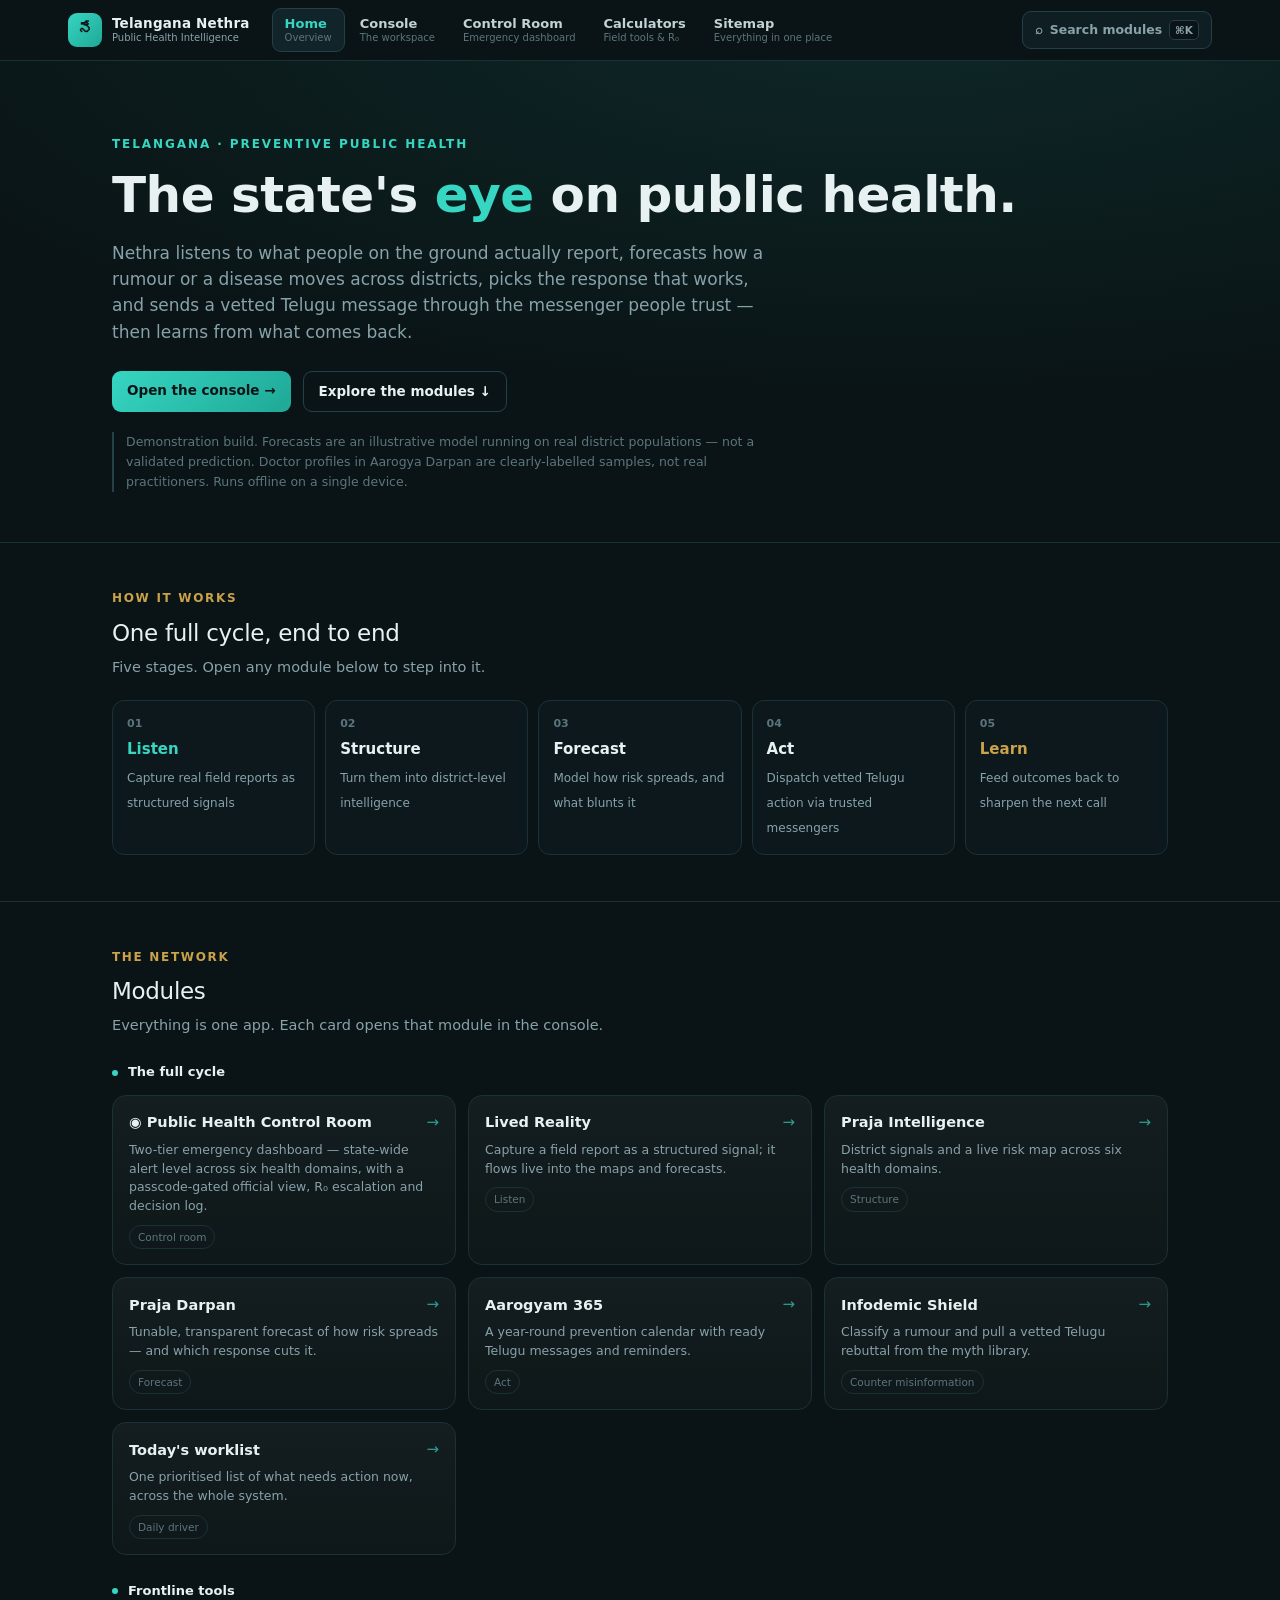
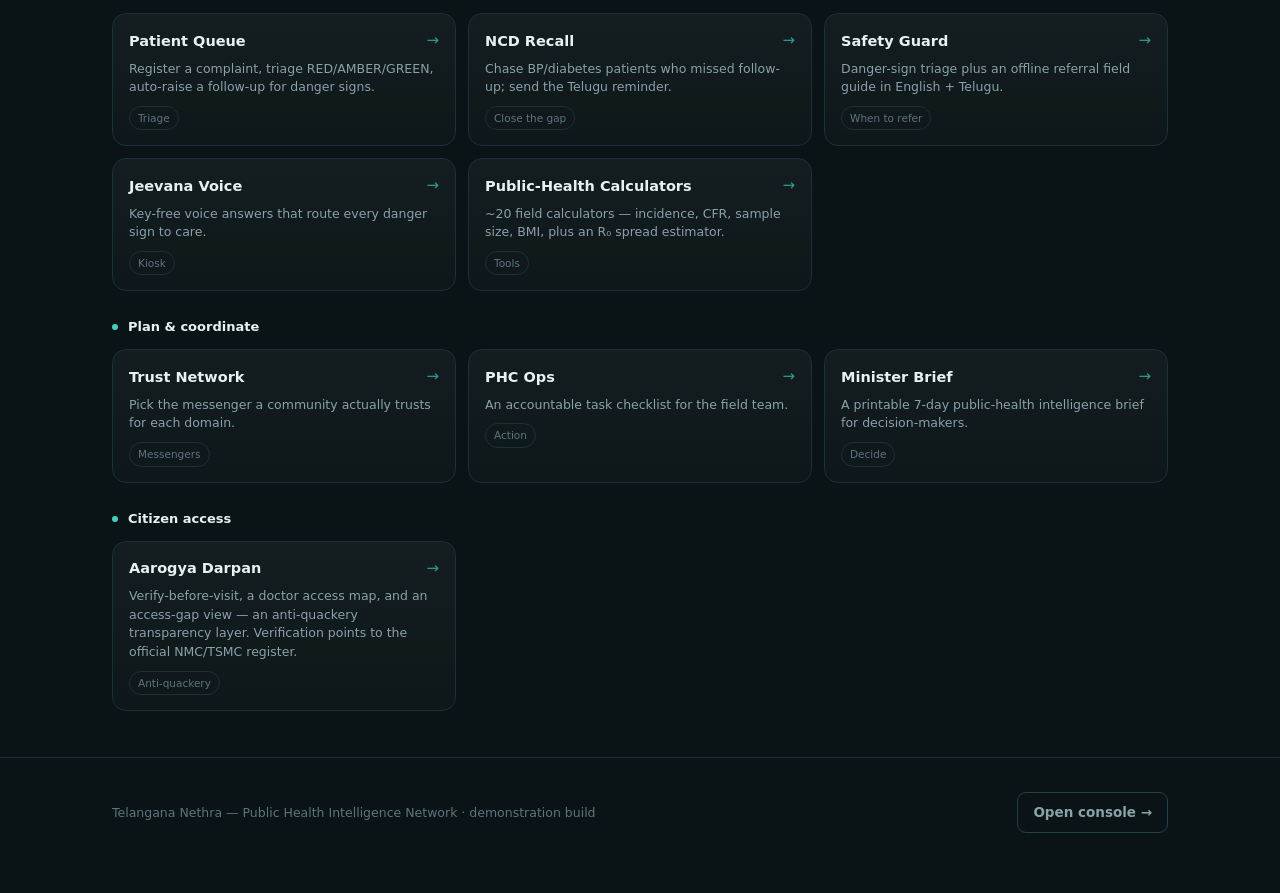
<file: Home.html>
<!DOCTYPE html>
<html lang="en">
<head>
<meta charset="utf-8">
<meta name="viewport" content="width=device-width, initial-scale=1">
<title>Telangana Nethra — Public Health Intelligence Network</title>
<meta name="theme-color" content="#0A1416">
<link rel="manifest" href="manifest.json">
<style>
  :root{
    --ink:#0A1416;--panel:#0F1E22;--panel-2:#14272C;--panel-3:#0C181B;
    --line:#24414A;--line-soft:#1A3138;--text:#E8F1F2;--muted:#88A2AA;--faint:#5C757D;
    --live:#36D6C2;--warn:#F2B23C;--risk:#F0654A;--gold:#C9A24A;
    --sans:ui-sans-serif,system-ui,-apple-system,"Segoe UI",Roboto,Helvetica,Arial,sans-serif;
    --maxw:1100px;
  }
  *{box-sizing:border-box}
  html,body{margin:0}
  body{background:var(--ink);color:var(--text);font-family:var(--sans);line-height:1.55;-webkit-font-smoothing:antialiased}
  a{color:inherit;text-decoration:none}
  ::selection{background:rgba(54,214,194,.3)}
  .wrap{max-width:var(--maxw);margin:0 auto;padding:0 22px}

  /* topbar */
  .top{position:sticky;top:0;z-index:20;background:rgba(10,20,22,.86);backdrop-filter:blur(8px);border-bottom:1px solid var(--line-soft)}
  .top .wrap{display:flex;align-items:center;gap:14px;height:62px}
  .seal{width:38px;height:38px;border-radius:10px;display:flex;align-items:center;justify-content:center;font-weight:700;font-size:17px;color:var(--ink);background:linear-gradient(135deg,var(--live),#1fa896);box-shadow:0 6px 18px rgba(54,214,194,.25)}
  .brand b{display:block;font-size:15px;letter-spacing:.2px}
  .brand span{display:block;font-size:11.5px;color:var(--muted)}
  .top nav{margin-left:auto;display:flex;align-items:center;gap:10px}
  .btn{display:inline-block;padding:9px 15px;border-radius:9px;font-size:13.5px;font-weight:600;border:1px solid var(--line);color:var(--text)}
  .btn.primary{background:linear-gradient(135deg,var(--live),#1fa896);color:var(--ink);border:0}
  .btn.ghost{background:transparent;color:var(--muted)}
  .btn:hover{filter:brightness(1.08)}

  /* hero */
  .hero{padding:74px 0 38px;border-bottom:1px solid var(--line-soft);background:radial-gradient(1100px 380px at 70% -10%,rgba(54,214,194,.10),transparent)}
  .kick{font-size:12px;letter-spacing:.16em;text-transform:uppercase;color:var(--live);font-weight:700}
  h1{font-size:clamp(30px,5vw,50px);line-height:1.08;margin:14px 0 0;letter-spacing:-.5px}
  h1 em{font-style:normal;color:var(--live)}
  .sub{font-size:17px;color:var(--muted);max-width:660px;margin:18px 0 0}
  .cta{display:flex;gap:12px;flex-wrap:wrap;margin-top:26px}
  .note{margin-top:20px;font-size:12.5px;color:var(--faint);max-width:680px;border-left:2px solid var(--line);padding-left:12px;line-height:1.6}

  /* loop */
  section.block{padding:46px 0;border-bottom:1px solid var(--line-soft)}
  .eyebrow{font-size:12px;letter-spacing:.14em;text-transform:uppercase;color:var(--gold);font-weight:700}
  .h2{font-size:23px;margin:8px 0 4px;letter-spacing:-.3px}
  .lead{color:var(--muted);font-size:14.5px;margin:0 0 22px}
  .loop{display:grid;grid-template-columns:repeat(5,1fr);gap:10px}
  .stage{border:1px solid var(--line-soft);background:var(--panel-3);border-radius:12px;padding:14px}
  .stage .n{font-size:11px;color:var(--faint);font-weight:700}
  .stage b{display:block;margin:6px 0 4px;font-size:15px}
  .stage span{font-size:12px;color:var(--muted)}
  .stage:nth-child(1) b{color:var(--live)} .stage:nth-child(5) b{color:var(--gold)}

  /* modules */
  .grp-title{font-size:13px;color:var(--text);font-weight:700;margin:26px 0 12px;display:flex;align-items:center;gap:10px}
  .grp-title:before{content:"";width:6px;height:6px;border-radius:50%;background:var(--live)}
  .grid{display:grid;grid-template-columns:repeat(3,1fr);gap:12px}
  .card{display:block;border:1px solid var(--line-soft);background:linear-gradient(180deg,rgba(255,255,255,.04),rgba(255,255,255,.015));border-radius:14px;padding:15px 16px;transition:border-color .15s,transform .15s,background .15s}
  .card:hover{border-color:rgba(54,214,194,.5);background:#13262B;transform:translateY(-2px)}
  .card .t{display:flex;align-items:center;justify-content:space-between;gap:10px}
  .card .t b{font-size:14.5px}
  .card .t .ar{color:var(--live);font-size:15px;opacity:.7}
  .card p{margin:7px 0 0;font-size:12.5px;color:var(--muted);line-height:1.5}
  .tagm{display:inline-block;margin-top:9px;font-size:10.5px;color:var(--faint);border:1px solid var(--line-soft);border-radius:999px;padding:3px 8px}

  footer{padding:34px 0 60px;color:var(--faint);font-size:12.5px}
  footer .wrap{display:flex;flex-wrap:wrap;gap:14px;justify-content:space-between;align-items:center}
  @media(max-width:820px){.loop{grid-template-columns:repeat(2,1fr)}.grid{grid-template-columns:1fr}}

  /* ===== unified global navigation (identical on every page) ===== */
  .gnav{position:sticky;top:0;z-index:200;background:#0A1416;border-bottom:1px solid #1A3138;font-family:ui-sans-serif,system-ui,-apple-system,"Segoe UI",Roboto,Helvetica,Arial,sans-serif;-webkit-font-smoothing:antialiased}
  .gnav *{box-sizing:border-box}
  .gnav-in{max-width:1180px;margin:0 auto;display:flex;align-items:center;gap:14px;height:60px;padding:0 18px}
  .gnav-brand{display:flex;align-items:center;gap:10px;text-decoration:none;flex:none}
  .gnav-seal{width:34px;height:34px;border-radius:9px;display:flex;align-items:center;justify-content:center;font-weight:700;color:#0A1416;background:linear-gradient(135deg,#36D6C2,#1fa896);font-size:15px;flex:none}
  .gnav-wm{display:flex;flex-direction:column;line-height:1.18}
  .gnav-wm b{color:#E8F1F2;font-size:13.5px;letter-spacing:.2px;font-weight:700}
  .gnav-wm>span{color:#88A2AA;font-size:10px}
  .gnav-links{display:flex;align-items:center;gap:2px;margin-left:8px;overflow-x:auto;scrollbar-width:none}
  .gnav-links::-webkit-scrollbar{display:none}
  .gnav-link{display:flex;flex-direction:column;text-decoration:none;padding:7px 12px;border-radius:9px;white-space:nowrap;line-height:1.2;border:1px solid transparent}
  .gnav-link b{color:#C2D2D5;font-size:13px;font-weight:600}
  .gnav-link>span{color:#5C757D;font-size:10px}
  .gnav-link:hover{background:#11242a}
  .gnav-link:hover b{color:#E8F1F2}
  .gnav-link.on{background:#11242a;border-color:#234047}
  .gnav-link.on b{color:#36D6C2}
  .gnav-search{margin-left:auto;display:flex;align-items:center;gap:7px;flex:none;text-decoration:none;background:#0F1E22;border:1px solid #234047;color:#88A2AA;font-size:12.5px;font-weight:600;padding:8px 12px;border-radius:9px;white-space:nowrap}
  .gnav-search:hover{border-color:#36D6C2;color:#E8F1F2}
  .gnav-search kbd{background:#0A1416;border:1px solid #234047;border-radius:5px;padding:1px 5px;font-size:10.5px;color:#88A2AA;font-family:inherit}
  @media(max-width:860px){.gnav-wm,.gnav-link>span,.gnav-search>span{display:none}}
</style>
</head>
<body>

<nav class="gnav"><div class="gnav-in">
  <a class="gnav-brand" href="Home.html" title="Home">
    <span class="gnav-seal">నే</span>
    <span class="gnav-wm"><b>Telangana Nethra</b><span>Public Health Intelligence</span></span>
  </a>
  <div class="gnav-links">
    <a class="gnav-link on" href="Home.html"><b>Home</b><span>Overview</span></a>
    <a class="gnav-link" href="index.html"><b>Console</b><span>The workspace</span></a>
    <a class="gnav-link" href="ControlRoom.html"><b>Control Room</b><span>Emergency dashboard</span></a>
    <a class="gnav-link" href="Calculators.html"><b>Calculators</b><span>Field tools &amp; R₀</span></a>
    <a class="gnav-link" href="Sitemap.html"><b>Sitemap</b><span>Everything in one place</span></a>
  </div>
  <a class="gnav-search" href="index.html#search">⌕ <span>Search modules</span> <kbd>⌘K</kbd></a>
</div></nav>

<section class="hero"><div class="wrap">
  <div class="kick">Telangana · preventive public health</div>
  <h1>The state's <em>eye</em> on public health.</h1>
  <p class="sub">Nethra listens to what people on the ground actually report, forecasts how a rumour or a disease moves across districts, picks the response that works, and sends a vetted Telugu message through the messenger people trust — then learns from what comes back.</p>
  <div class="cta">
    <a class="btn primary" href="index.html">Open the console →</a>
    <a class="btn" href="#modules">Explore the modules ↓</a>
  </div>
  <p class="note">Demonstration build. Forecasts are an illustrative model running on real district populations — not a validated prediction. Doctor profiles in Aarogya Darpan are clearly-labelled samples, not real practitioners. Runs offline on a single device.</p>
</div></section>

<section class="block"><div class="wrap">
  <div class="eyebrow">How it works</div>
  <div class="h2">One full cycle, end to end</div>
  <p class="lead">Five stages. Open any module below to step into it.</p>
  <div class="loop">
    <div class="stage"><div class="n">01</div><b>Listen</b><span>Capture real field reports as structured signals</span></div>
    <div class="stage"><div class="n">02</div><b>Structure</b><span>Turn them into district-level intelligence</span></div>
    <div class="stage"><div class="n">03</div><b>Forecast</b><span>Model how risk spreads, and what blunts it</span></div>
    <div class="stage"><div class="n">04</div><b>Act</b><span>Dispatch vetted Telugu action via trusted messengers</span></div>
    <div class="stage"><div class="n">05</div><b>Learn</b><span>Feed outcomes back to sharpen the next call</span></div>
  </div>
</div></section>

<section class="block" id="modules"><div class="wrap">
  <div class="eyebrow">The network</div>
  <div class="h2">Modules</div>
  <p class="lead">Everything is one app. Each card opens that module in the console.</p>

  <div class="grp-title">The full cycle</div>
  <div class="grid">
    <a class="card" href="ControlRoom.html"><div class="t"><b>◉ Public Health Control Room</b><span class="ar">→</span></div><p>Two-tier emergency dashboard — state-wide alert level across six health domains, with a passcode-gated official view, R₀ escalation and decision log.</p><span class="tagm">Control room</span></a>
    <a class="card" href="index.html#world"><div class="t"><b>Lived Reality</b><span class="ar">→</span></div><p>Capture a field report as a structured signal; it flows live into the maps and forecasts.</p><span class="tagm">Listen</span></a>
    <a class="card" href="index.html#praja"><div class="t"><b>Praja Intelligence</b><span class="ar">→</span></div><p>District signals and a live risk map across six health domains.</p><span class="tagm">Structure</span></a>
    <a class="card" href="index.html#darpan"><div class="t"><b>Praja Darpan</b><span class="ar">→</span></div><p>Tunable, transparent forecast of how risk spreads — and which response cuts it.</p><span class="tagm">Forecast</span></a>
    <a class="card" href="index.html#aarogyam"><div class="t"><b>Aarogyam 365</b><span class="ar">→</span></div><p>A year-round prevention calendar with ready Telugu messages and reminders.</p><span class="tagm">Act</span></a>
    <a class="card" href="index.html#shield"><div class="t"><b>Infodemic Shield</b><span class="ar">→</span></div><p>Classify a rumour and pull a vetted Telugu rebuttal from the myth library.</p><span class="tagm">Counter misinformation</span></a>
    <a class="card" href="index.html#overview"><div class="t"><b>Today's worklist</b><span class="ar">→</span></div><p>One prioritised list of what needs action now, across the whole system.</p><span class="tagm">Daily driver</span></a>
  </div>

  <div class="grp-title">Frontline tools</div>
  <div class="grid">
    <a class="card" href="index.html#patients"><div class="t"><b>Patient Queue</b><span class="ar">→</span></div><p>Register a complaint, triage RED/AMBER/GREEN, auto-raise a follow-up for danger signs.</p><span class="tagm">Triage</span></a>
    <a class="card" href="index.html#recall"><div class="t"><b>NCD Recall</b><span class="ar">→</span></div><p>Chase BP/diabetes patients who missed follow-up; send the Telugu reminder.</p><span class="tagm">Close the gap</span></a>
    <a class="card" href="index.html#safety"><div class="t"><b>Safety Guard</b><span class="ar">→</span></div><p>Danger-sign triage plus an offline referral field guide in English + Telugu.</p><span class="tagm">When to refer</span></a>
    <a class="card" href="index.html#voice"><div class="t"><b>Jeevana Voice</b><span class="ar">→</span></div><p>Key-free voice answers that route every danger sign to care.</p><span class="tagm">Kiosk</span></a>
    <a class="card" href="Calculators.html"><div class="t"><b>Public-Health Calculators</b><span class="ar">→</span></div><p>~20 field calculators — incidence, CFR, sample size, BMI, plus an R₀ spread estimator.</p><span class="tagm">Tools</span></a>
  </div>

  <div class="grp-title">Plan &amp; coordinate</div>
  <div class="grid">
    <a class="card" href="index.html#trust"><div class="t"><b>Trust Network</b><span class="ar">→</span></div><p>Pick the messenger a community actually trusts for each domain.</p><span class="tagm">Messengers</span></a>
    <a class="card" href="index.html#ops"><div class="t"><b>PHC Ops</b><span class="ar">→</span></div><p>An accountable task checklist for the field team.</p><span class="tagm">Action</span></a>
    <a class="card" href="index.html#brief"><div class="t"><b>Minister Brief</b><span class="ar">→</span></div><p>A printable 7-day public-health intelligence brief for decision-makers.</p><span class="tagm">Decide</span></a>
  </div>

  <div class="grp-title">Citizen access</div>
  <div class="grid">
    <a class="card" href="index.html#doctors"><div class="t"><b>Aarogya Darpan</b><span class="ar">→</span></div><p>Verify-before-visit, a doctor access map, and an access-gap view — an anti-quackery transparency layer. Verification points to the official NMC/TSMC register.</p><span class="tagm">Anti-quackery</span></a>
  </div>
</div></section>

<footer><div class="wrap">
  <div>Telangana Nethra — Public Health Intelligence Network · demonstration build</div>
  <a class="btn ghost" href="index.html">Open console →</a>
</div></footer>

</body>
</html>
</file>
